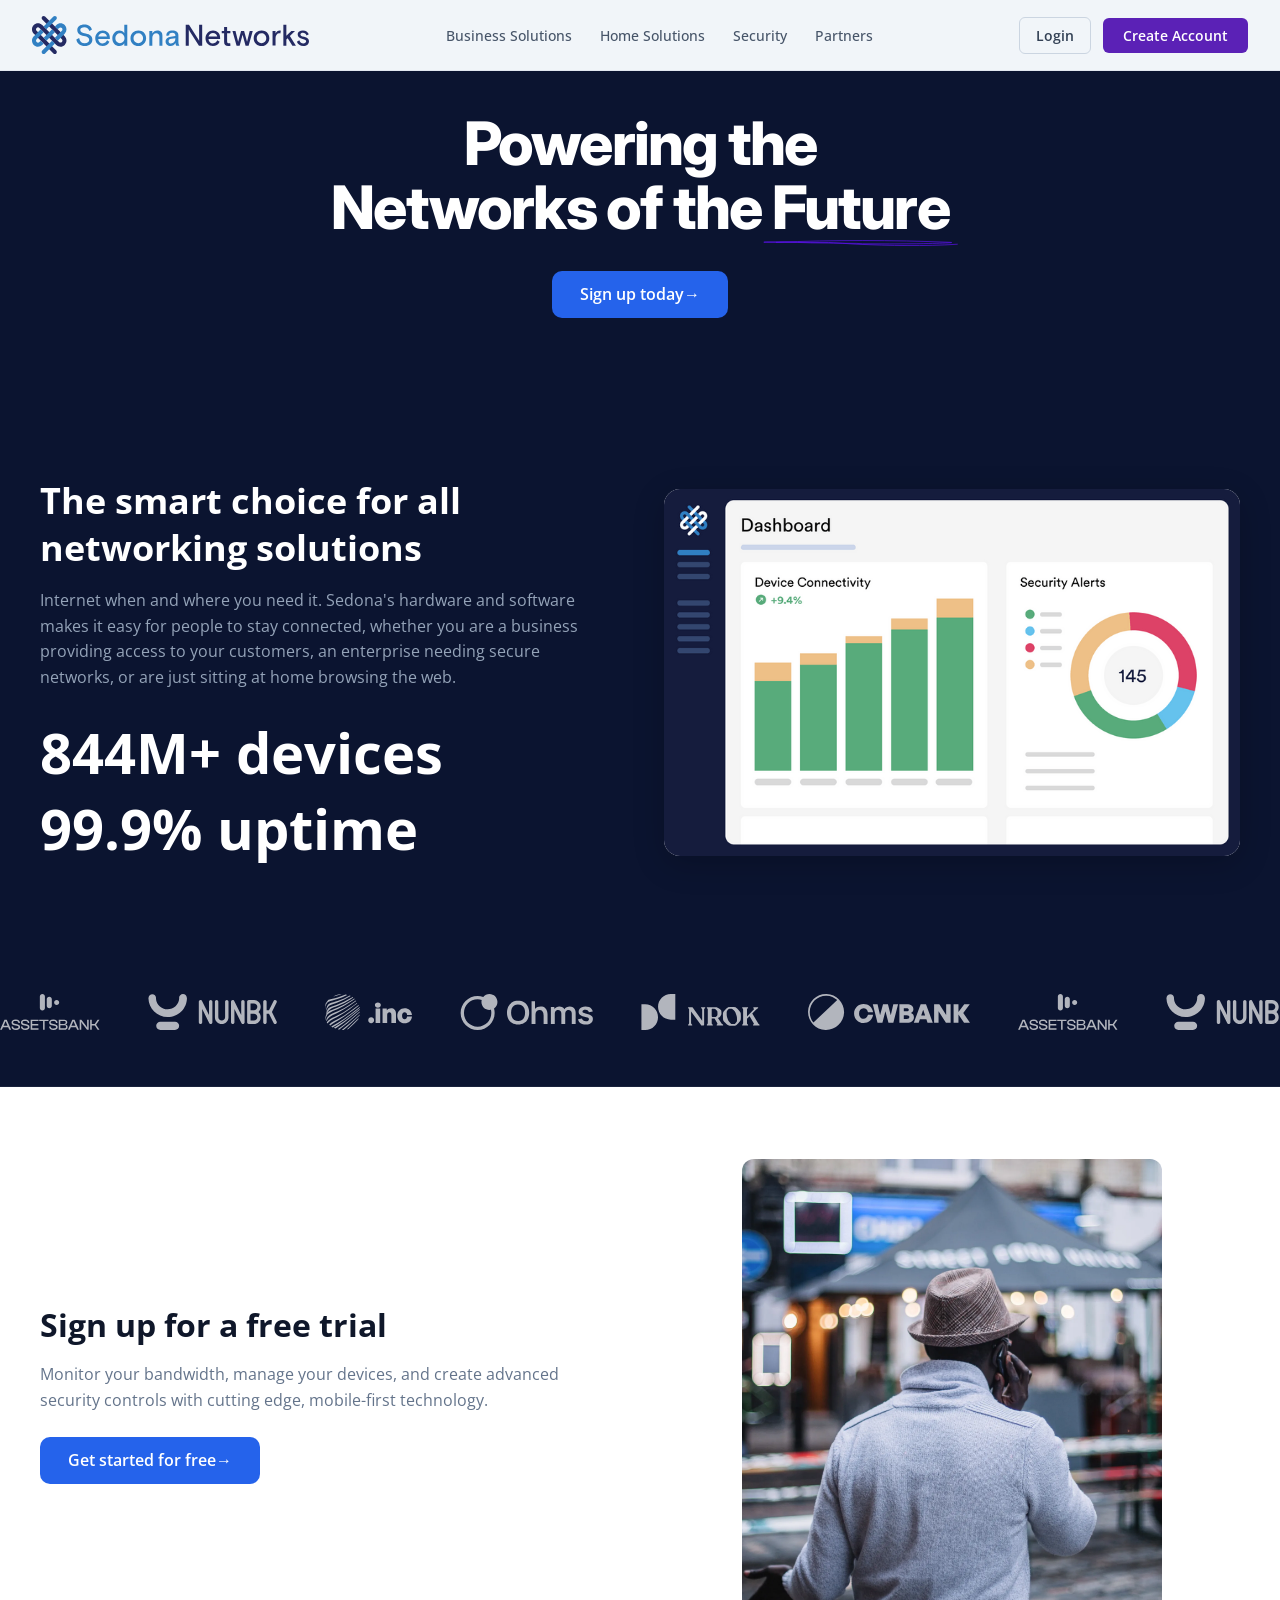
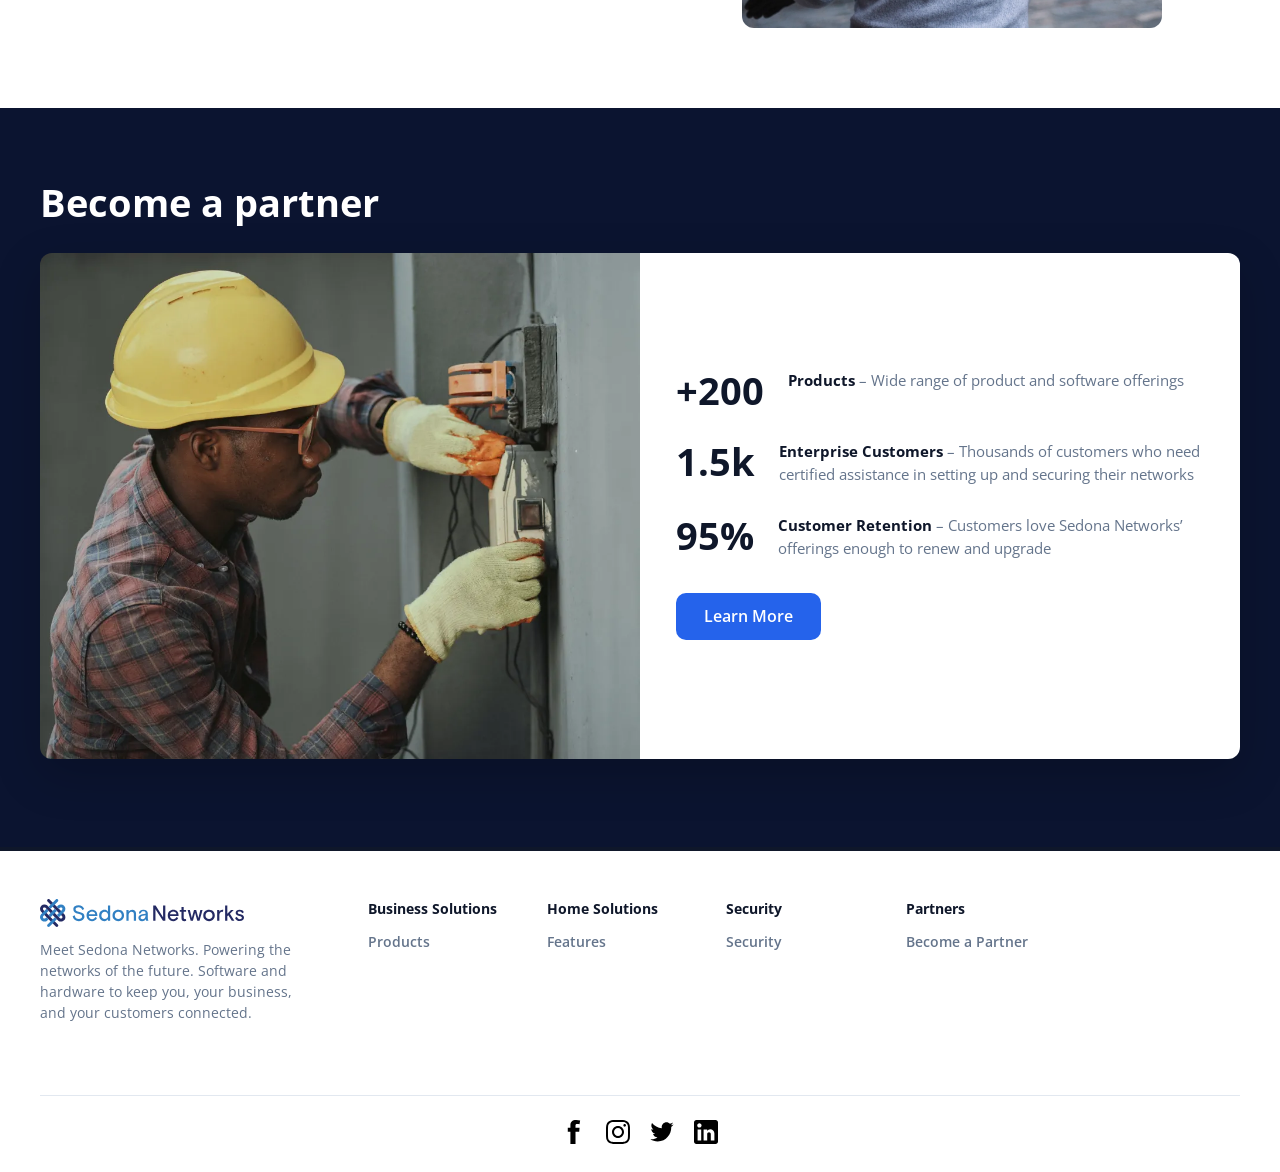
<file: index.html>
<!DOCTYPE html>
<html lang="en">
<head>
    <meta charset="utf-8">
    <title>Sedona Networks</title>
    <meta name="viewport" content="width=device-width, initial-scale=1">
    <meta name="theme-color" content="#0b1430">
    <link rel="icon" href="./favicon-32x32.png">
    <link rel="stylesheet" href="css/styles.css">
</head>
<body class="page-home">

    <header class="site-header">
        <a href="index.html" class="header-logo">
            <img src="assets/LogoFlat.svg" alt="">
        </a>
        <button type="button" class="nav-menu-toggle" id="site-nav-toggle" aria-expanded="false" aria-controls="site-header-panel">
            <span class="nav-menu-toggle-box" aria-hidden="true">
                <span class="nav-menu-toggle-bar"></span>
                <span class="nav-menu-toggle-bar"></span>
                <span class="nav-menu-toggle-bar"></span>
            </span>
            <span class="visually-hidden">Menu</span>
        </button>
        <div id="site-header-panel" class="site-header-panel">
            <nav class="site-nav" aria-label="Primary">
                <a href="business-solutions.html">Business Solutions</a>
                <a href="home-solutions.html">Home Solutions</a>
                <a href="security.html">Security</a>
                <a href="partners.html">Partners</a>
            </nav>
            <div class="header-actions">
                <a href="login.html" class="btn-login">Login</a>
                <a href="signup.html" class="btn-create">Create Account</a>
            </div>
        </div>
    </header>

    <main class="page-wrapper">
        <!-- Hero -->
        <section class="hero">
                <div class="hero-top animate-on-scroll">
                    <h1 class="hero-title">
                        Powering the Networks <span class="hero-title-tail">of the <span class="glitch-word hero-future-word">Future</span></span>
                    </h1>
                    <div class="hero-cta">
                        <a href="signup.html" class="btn-primary-hero btn-hero-arrow">Sign up today</a>
                    </div>
                </div>
        </section>

        <!-- Section: Learn more + dashboard mockup -->
        <section class="section-choice" id="learn">
            <div class="section-inner">
                <div class="animate-on-scroll">
                    <h2 class="section-headline">The smart choice for all networking solutions</h2>
                    <p class="section-body">Internet when and where you need it. Sedona's hardware and software makes it easy for people to stay connected, whether you are a business providing access to your customers, an enterprise needing secure networks, or are just sitting at home browsing the web.</p>
                    <p class="section-stat">844M+ devices</p>
                    <p class="section-stat">99.9% uptime</p>
                </div>
                <div class="section-choice-visual animate-on-scroll">
                    <img
                        class="section-choice-img"
                        src="assets/UI2x_1-p-1080.png"
                        srcset="assets/UI2x_1-p-800.png 800w, assets/UI2x_1-p-1080.png 1080w, assets/UI2x_1-p-1600.png 1600w, assets/UI2x_1.png 2000w"
                        sizes="(max-width: 768px) 100vw, 50vw"
                        width="1080"
                        height="720"
                        alt="Network operations dashboard with metrics and charts"
                        loading="lazy"
                        decoding="async">
                </div>
            </div>
        </section>

        <!-- Partner logos carousel (dark band only) -->
        <section class="section-carousel-strip" aria-label="Partner logos">
            <div class="logo-carousel-wrap">
                <div class="logo-carousel" aria-hidden="true">
                    <div class="logo-carousel-set">
                        <img src="assets/Combined-Shape-Copy-20.svg" alt="" width="181" height="65" loading="eager" decoding="async">
                        <img src="assets/Combined-Shape-Copy-21.svg" alt="" width="172" height="48" loading="eager" decoding="async">
                        <img src="assets/Combined-Shape-Copy-22.svg" alt="" width="174" height="72" loading="eager" decoding="async">
                        <img src="assets/Combined-Shape-Copy-23.svg" alt="" width="195" height="53" loading="eager" decoding="async">
                        <img src="assets/Combined-Shape-Copy-24.svg" alt="" width="186" height="56" loading="eager" decoding="async">
                        <img src="assets/Combined-Shape-Copy-25.svg" alt="" width="211" height="47" loading="eager" decoding="async">
                    </div>
                    <div class="logo-carousel-set">
                        <img src="assets/Combined-Shape-Copy-20.svg" alt="" width="181" height="65" loading="eager" decoding="async">
                        <img src="assets/Combined-Shape-Copy-21.svg" alt="" width="172" height="48" loading="eager" decoding="async">
                        <img src="assets/Combined-Shape-Copy-22.svg" alt="" width="174" height="72" loading="eager" decoding="async">
                        <img src="assets/Combined-Shape-Copy-23.svg" alt="" width="195" height="53" loading="eager" decoding="async">
                        <img src="assets/Combined-Shape-Copy-24.svg" alt="" width="186" height="56" loading="eager" decoding="async">
                        <img src="assets/Combined-Shape-Copy-25.svg" alt="" width="211" height="47" loading="eager" decoding="async">
                    </div>
                    <div class="logo-carousel-set">
                        <img src="assets/Combined-Shape-Copy-20.svg" alt="" width="181" height="65" loading="eager" decoding="async">
                        <img src="assets/Combined-Shape-Copy-21.svg" alt="" width="172" height="48" loading="eager" decoding="async">
                        <img src="assets/Combined-Shape-Copy-22.svg" alt="" width="174" height="72" loading="eager" decoding="async">
                        <img src="assets/Combined-Shape-Copy-23.svg" alt="" width="195" height="53" loading="eager" decoding="async">
                        <img src="assets/Combined-Shape-Copy-24.svg" alt="" width="186" height="56" loading="eager" decoding="async">
                        <img src="assets/Combined-Shape-Copy-25.svg" alt="" width="211" height="47" loading="eager" decoding="async">
                    </div>
                    <div class="logo-carousel-set">
                        <img src="assets/Combined-Shape-Copy-20.svg" alt="" width="181" height="65" loading="eager" decoding="async">
                        <img src="assets/Combined-Shape-Copy-21.svg" alt="" width="172" height="48" loading="eager" decoding="async">
                        <img src="assets/Combined-Shape-Copy-22.svg" alt="" width="174" height="72" loading="eager" decoding="async">
                        <img src="assets/Combined-Shape-Copy-23.svg" alt="" width="195" height="53" loading="eager" decoding="async">
                        <img src="assets/Combined-Shape-Copy-24.svg" alt="" width="186" height="56" loading="eager" decoding="async">
                        <img src="assets/Combined-Shape-Copy-25.svg" alt="" width="211" height="47" loading="eager" decoding="async">
                    </div>
                </div>
            </div>
        </section>

        <!-- CTA: free trial (white section, below carousel) -->
        <section class="section-cta-light">
            <div class="cta-two-col cta-two-col--constrained">
                <div class="animate-on-scroll">
                    <h2 class="cta-headline">Sign up for a free trial</h2>
                    <p class="cta-body">Monitor your bandwidth, manage your devices, and create advanced security controls with cutting edge, mobile-first technology.</p>
                    <a href="signup.html" class="btn-primary-hero btn-hero-arrow">Get started for free</a>
                </div>
                <div class="animate-on-scroll cta-media-col">
                    <div class="cta-media">
                        <img
                            class="cta-media-img"
                            src="assets/Man_phone_1Man_phone.webp"
                            alt="Person using mobile service in an urban setting"
                            width="800"
                            height="1000"
                            loading="lazy"
                            decoding="async">
                    </div>
                </div>
            </div>
        </section>

        <!-- Become a partner: navy band, image + metrics (links to partners) -->
        <section class="section-partner-cta" aria-labelledby="partner-cta-heading">
            <div class="section-partner-cta-inner">
                <h2 id="partner-cta-heading" class="section-partner-heading animate-on-scroll">Become a partner</h2>
                <div class="section-partner-grid">
                    <div class="section-partner-media animate-on-scroll">
                        <img
                            src="assets/partner22x_1partner2@2x.webp"
                            alt="Field technician in a hard hat working on network wiring"
                            width="800"
                            height="600"
                            loading="lazy"
                            decoding="async">
                    </div>
                    <div class="section-partner-stats animate-on-scroll">
                        <div class="partner-stat-row">
                            <span class="partner-stat-value">+200</span>
                            <p class="partner-stat-text"><strong>Products</strong> – Wide range of product and software offerings</p>
                        </div>
                        <div class="partner-stat-row">
                            <span class="partner-stat-value">1.5k</span>
                            <p class="partner-stat-text"><strong>Enterprise Customers</strong> – Thousands of customers who need certified assistance in setting up and securing their networks</p>
                        </div>
                        <div class="partner-stat-row">
                            <span class="partner-stat-value">95%</span>
                            <p class="partner-stat-text"><strong>Customer Retention</strong> – Customers love Sedona Networks’ offerings enough to renew and upgrade</p>
                        </div>
                        <a href="partners.html" class="btn-partner-learn-more">Learn More</a>
                    </div>
                </div>
            </div>
        </section>

        <!-- Footer -->
        <footer class="site-footer">
            <div class="footer-bar"></div>
            <div class="footer-inner">
                <div class="footer-brand">
                    <a href="index.html" class="footer-logo">
                        <img src="assets/LogoFlat.svg" alt="">
                    </a>
                    <p class="footer-desc">Meet Sedona Networks. Powering the networks of the future. Software and hardware to keep you, your business, and your customers connected.</p>
                </div>
                <div class="footer-nav">
                    <div class="footer-col">
                        <h4>Business Solutions</h4>
                        <ul>
                            <li><a href="business-solutions.html">Products</a></li>
                        </ul>
                    </div>
                    <div class="footer-col">
                        <h4>Home Solutions</h4>
                        <ul>
                            <li><a href="home-solutions.html">Features</a></li>
                        </ul>
                    </div>
                    <div class="footer-col">
                        <h4>Security</h4>
                        <ul>
                            <li><a href="security.html">Security</a></li>
                        </ul>
                    </div>
                    <div class="footer-col">
                        <h4>Partners</h4>
                        <ul>
                            <li><a href="partners.html">Become a Partner</a></li>
                        </ul>
                    </div>
                </div>
                <div class="footer-social">
                    <div class="social-links">
                        <a href="#facebook" aria-label="Facebook"><img src="assets/ic-facebook-white.svg" alt=""></a>
                        <a href="#instagram" aria-label="Instagram"><img src="assets/ic-instagram-white.svg" alt=""></a>
                        <a href="#twitter" aria-label="Twitter"><img src="assets/ic-twitter-white.svg" alt=""></a>
                        <a href="#linkedin" aria-label="LinkedIn"><img src="assets/ic-linkedin-white.svg" alt=""></a>
                    </div>
                </div>
            </div>
        </footer>
    </main>

    <script src="js/site-nav.js"></script>
    <script src="js/site-ui.js"></script>
</body>
</html>
</file>
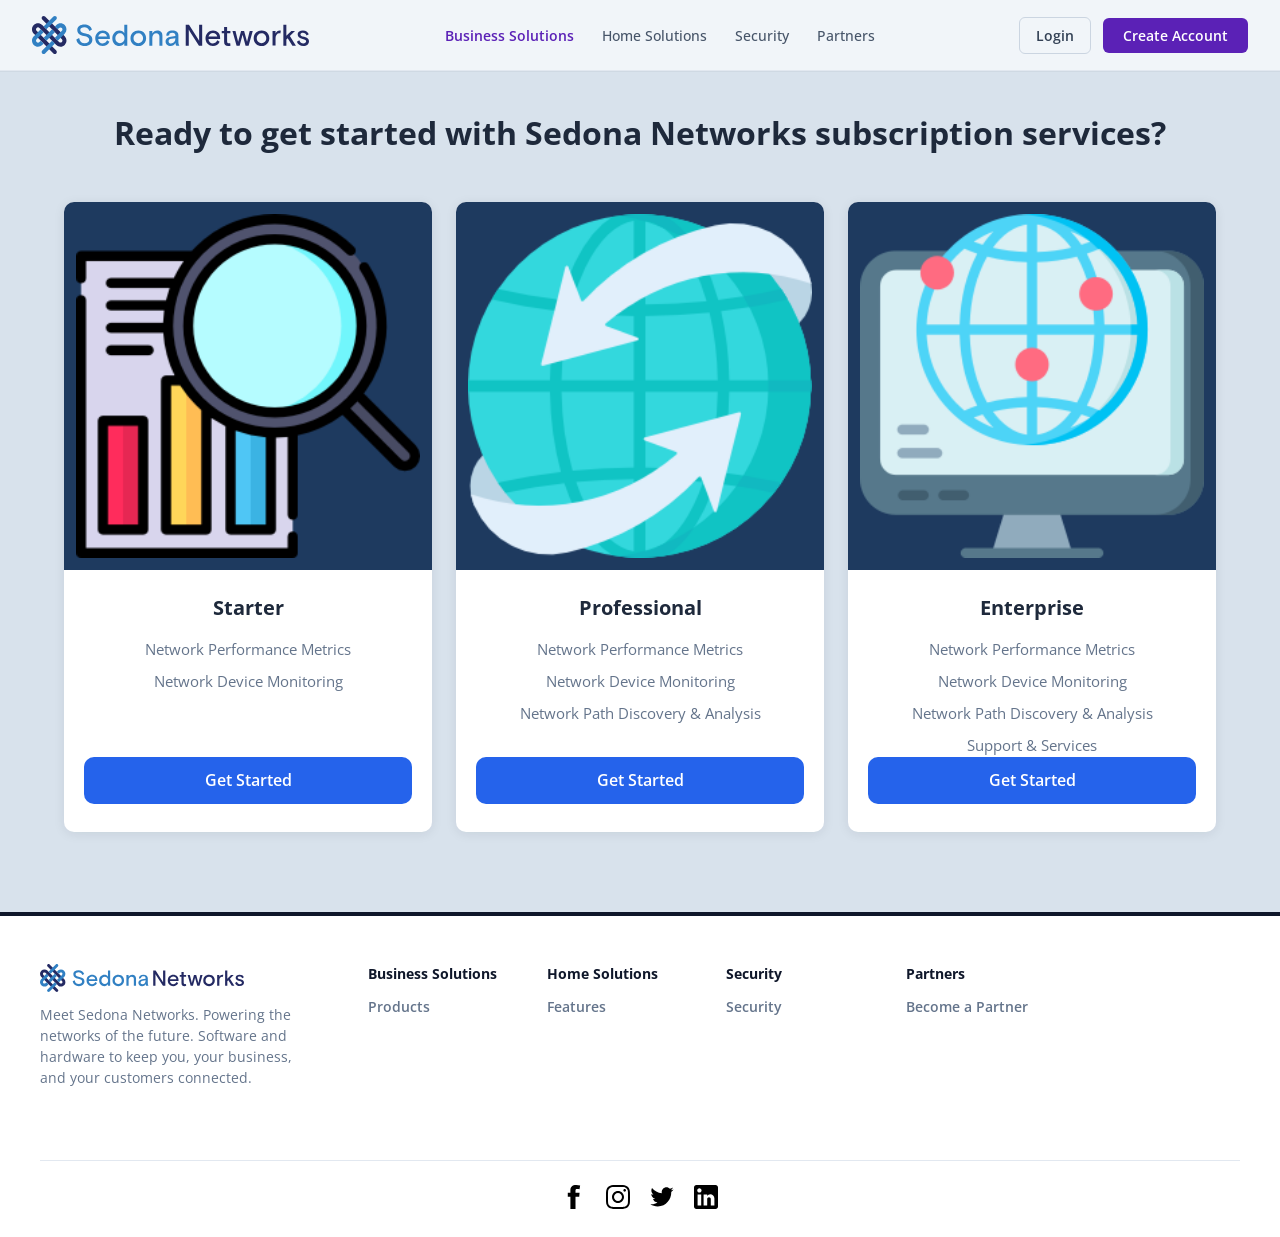
<file: business-solutions.html>
<!DOCTYPE html>
<html lang="en">
<head>
    <meta charset="utf-8">
    <title>Business Solutions - Sedona Networks</title>
    <meta name="viewport" content="width=device-width, initial-scale=1">
    <link rel="icon" href="./favicon-32x32.png">
    <link rel="stylesheet" href="css/styles.css">
</head>
<body class="page-business-solutions">

    <!-- Site header (Business Solutions active) -->
    <header class="site-header">
        <a href="index.html" class="header-logo">
            <img src="assets/LogoFlat.svg" alt="">
        </a>
        <button type="button" class="nav-menu-toggle" id="site-nav-toggle" aria-expanded="false" aria-controls="site-header-panel">
            <span class="nav-menu-toggle-box" aria-hidden="true">
                <span class="nav-menu-toggle-bar"></span>
                <span class="nav-menu-toggle-bar"></span>
                <span class="nav-menu-toggle-bar"></span>
            </span>
            <span class="visually-hidden">Menu</span>
        </button>
        <div id="site-header-panel" class="site-header-panel">
            <nav class="site-nav" aria-label="Primary">
                <a href="business-solutions.html" class="nav-active">Business Solutions</a>
                <a href="home-solutions.html">Home Solutions</a>
                <a href="security.html">Security</a>
                <a href="partners.html">Partners</a>
            </nav>
            <div class="header-actions">
                <a href="login.html" class="btn-login">Login</a>
                <a href="signup.html" class="btn-create">Create Account</a>
            </div>
        </div>
    </header>

    <main class="business-solutions-main">
        <div class="business-solutions-inner">
            <h1 class="tier-headline">Ready to get started with Sedona Networks subscription services?</h1>

            <!-- Tier cards (hidden when subscription form is open) -->
            <div id="business-tier-cards-section" class="business-tier-cards-section">
                <div class="tier-cards">
                    <article class="tier-card">
                        <div class="tier-card-illustration">
                            <img src="assets/starter_sedona.png" width="400" height="400" alt="Starter plan illustration" loading="lazy" decoding="async">
                        </div>
                        <div class="tier-card-body">
                            <h2 class="tier-card-title">Starter</h2>
                            <ul class="tier-features">
                                <li>Network Performance Metrics</li>
                                <li>Network Device Monitoring</li>
                            </ul>
                            <button type="button" class="btn-tier-get-started" data-open-business-form data-tier="starter">Get Started</button>
                        </div>
                    </article>
                    <article class="tier-card">
                        <div class="tier-card-illustration">
                            <img src="assets/professional_sedona.png" width="400" height="400" alt="Professional plan illustration" loading="lazy" decoding="async">
                        </div>
                        <div class="tier-card-body">
                            <h2 class="tier-card-title">Professional</h2>
                            <ul class="tier-features">
                                <li>Network Performance Metrics</li>
                                <li>Network Device Monitoring</li>
                                <li>Network Path Discovery &amp; Analysis</li>
                            </ul>
                            <button type="button" class="btn-tier-get-started" data-open-business-form data-tier="professional">Get Started</button>
                        </div>
                    </article>
                    <article class="tier-card">
                        <div class="tier-card-illustration">
                            <img src="assets/enterprise_sedona.png" width="400" height="400" alt="Enterprise plan illustration" loading="lazy" decoding="async">
                        </div>
                        <div class="tier-card-body">
                            <h2 class="tier-card-title">Enterprise</h2>
                            <ul class="tier-features">
                                <li>Network Performance Metrics</li>
                                <li>Network Device Monitoring</li>
                                <li>Network Path Discovery &amp; Analysis</li>
                                <li>Support &amp; Services</li>
                            </ul>
                            <button type="button" class="btn-tier-get-started" data-open-business-form data-tier="enterprise">Get Started</button>
                        </div>
                    </article>
                </div>
            </div>

            <!-- Subscription + contact form (shown after Get Started; no full page reload) -->
            <div id="business-subscribe-panel" class="business-subscribe-panel" hidden>
                <div class="business-subscribe-layout">
                    <div class="business-subscribe-visual">
                        <img
                            src="assets/surface-XdWkFaHI97c-unsplash.jpg"
                            srcset="assets/surface-XdWkFaHI97c-unsplash-p-500.jpeg 500w, assets/surface-XdWkFaHI97c-unsplash-p-1080.jpeg 1080w, assets/surface-XdWkFaHI97c-unsplash.jpg 1920w"
                            sizes="(max-width: 900px) 100vw, 50vw"
                            width="1920"
                            height="1280"
                            alt=""
                            loading="lazy"
                            decoding="async">
                    </div>
                    <div class="business-subscribe-form-wrap">
                        <button type="button" class="business-form-back" id="business-form-back">← Back to plans</button>
                        <form id="business-subscribe-form" class="business-subscribe-form" novalidate>
                            <h2 class="business-form-section-title">Contact Information</h2>
                            <div class="form-item">
                                <label for="bs-fullname">Full name</label>
                                <div class="input-group">
                                    <input id="bs-fullname" name="fullname" type="text" autocomplete="name" placeholder="e.g. John Smith">
                                </div>
                            </div>
                            <div class="form-item">
                                <label for="bs-email">Email Address</label>
                                <div class="input-group">
                                    <input id="bs-email" name="email" type="email" autocomplete="email" placeholder="e.g. john@email.com">
                                </div>
                            </div>
                            <div class="form-item">
                                <label for="bs-company">Company name</label>
                                <div class="input-group">
                                    <input id="bs-company" name="company" type="text" autocomplete="organization" placeholder="e.g. Sedona Networks">
                                </div>
                            </div>

                            <h2 class="business-form-section-title business-form-section-title--spaced">Subscription Service Details</h2>
                            <div class="form-item">
                                <label for="biz-subscription-type">Subscription Type</label>
                                <div class="input-group input-group--select">
                                    <select id="biz-subscription-type" name="subscription_type" aria-label="Subscription type">
                                        <option value="starter">Starter</option>
                                        <option value="professional">Professional</option>
                                        <option value="enterprise">Enterprise</option>
                                    </select>
                                </div>
                            </div>
                            <div class="form-item">
                                <label for="bs-users">Number of Users</label>
                                <div class="input-group">
                                    <input id="bs-users" name="num_users" type="text" inputmode="numeric" placeholder="e.g. 10">
                                </div>
                            </div>
                            <fieldset class="form-item business-form-fieldset">
                                <legend class="business-form-legend">Select Add Ons</legend>
                                <ul class="business-checkbox-list">
                                    <li>
                                        <label class="business-checkbox-label">
                                            <input type="checkbox" name="addon_integrations" value="1">
                                            <span>Integrations</span>
                                        </label>
                                    </li>
                                    <li>
                                        <label class="business-checkbox-label">
                                            <input type="checkbox" name="addon_success" value="1">
                                            <span>Advance Success Plan</span>
                                        </label>
                                    </li>
                                    <li>
                                        <label class="business-checkbox-label">
                                            <input type="checkbox" name="addon_storage" value="1">
                                            <span>Additional Storage</span>
                                        </label>
                                    </li>
                                </ul>
                            </fieldset>
                            <div class="form-item">
                                <label for="bs-term">Select Term Length</label>
                                <div class="input-group input-group--select">
                                    <select id="bs-term" name="term_length" aria-label="Term length">
                                        <option value="">Select one…</option>
                                        <option value="monthly">Monthly</option>
                                        <option value="annual">Annual</option>
                                        <option value="multi">Multi-year</option>
                                    </select>
                                </div>
                            </div>
                            <button type="submit" class="btn-business-form-submit">Next</button>
                        </form>
                    </div>
                </div>
            </div>
        </div>
    </main>

    <!-- Footer -->
    <footer class="site-footer">
        <div class="footer-bar"></div>
        <div class="footer-inner">
            <div class="footer-brand">
                <a href="index.html" class="footer-logo">
                    <img src="assets/LogoFlat.svg" alt="">
                </a>
                <p class="footer-desc">Meet Sedona Networks. Powering the networks of the future. Software and hardware to keep you, your business, and your customers connected.</p>
            </div>
            <div class="footer-nav">
                <div class="footer-col">
                    <h4>Business Solutions</h4>
                    <ul>
                        <li><a href="business-solutions.html">Products</a></li>
                    </ul>
                </div>
                <div class="footer-col">
                    <h4>Home Solutions</h4>
                    <ul>
                        <li><a href="home-solutions.html">Features</a></li>
                    </ul>
                </div>
                <div class="footer-col">
                    <h4>Security</h4>
                    <ul>
                        <li><a href="security.html">Security</a></li>
                    </ul>
                </div>
                <div class="footer-col">
                    <h4>Partners</h4>
                    <ul>
                        <li><a href="partners.html">Become a Partner</a></li>
                    </ul>
                </div>
            </div>
            <div class="footer-social">
                <div class="social-links">
                    <a href="#facebook" aria-label="Facebook"><img src="assets/ic-facebook-white.svg" alt=""></a>
                    <a href="#instagram" aria-label="Instagram"><img src="assets/ic-instagram-white.svg" alt=""></a>
                    <a href="#twitter" aria-label="Twitter"><img src="assets/ic-twitter-white.svg" alt=""></a>
                    <a href="#linkedin" aria-label="LinkedIn"><img src="assets/ic-linkedin-white.svg" alt=""></a>
                </div>
            </div>
        </div>
    </footer>

    <script src="js/site-nav.js"></script>
    <script src="js/site-ui.js"></script>
    <script src="js/business-solutions.js"></script>
</body>
</html>
</file>
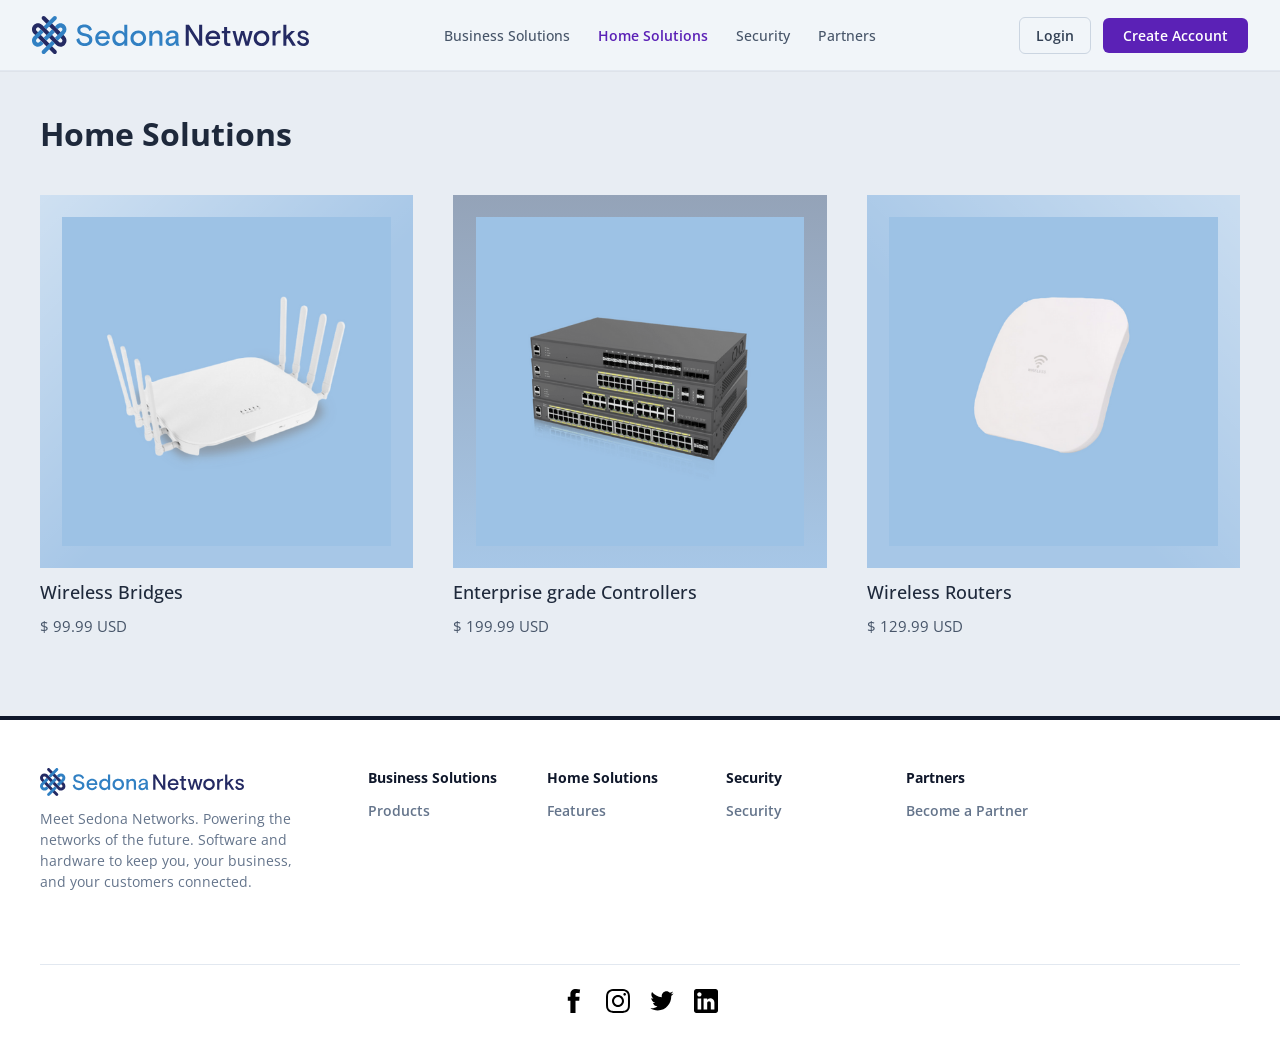
<file: home-solutions.html>
<!DOCTYPE html>
<html lang="en">
<head>
    <meta charset="utf-8">
    <title>Home Solutions - Sedona Networks</title>
    <meta name="viewport" content="width=device-width, initial-scale=1">
    <link rel="icon" href="./favicon-32x32.png">
    <link rel="stylesheet" href="css/styles.css">
</head>
<body class="page-home-solutions">

    <!-- Site header (Home Solutions active) -->
    <header class="site-header">
        <a href="index.html" class="header-logo">
            <img src="assets/LogoFlat.svg" alt="">
        </a>
        <button type="button" class="nav-menu-toggle" id="site-nav-toggle" aria-expanded="false" aria-controls="site-header-panel">
            <span class="nav-menu-toggle-box" aria-hidden="true">
                <span class="nav-menu-toggle-bar"></span>
                <span class="nav-menu-toggle-bar"></span>
                <span class="nav-menu-toggle-bar"></span>
            </span>
            <span class="visually-hidden">Menu</span>
        </button>
        <div id="site-header-panel" class="site-header-panel">
            <nav class="site-nav" aria-label="Primary">
                <a href="business-solutions.html">Business Solutions</a>
                <a href="home-solutions.html" class="nav-active">Home Solutions</a>
                <a href="security.html">Security</a>
                <a href="partners.html">Partners</a>
            </nav>
            <div class="header-actions">
                <a href="login.html" class="btn-login">Login</a>
                <a href="signup.html" class="btn-create">Create Account</a>
            </div>
        </div>
    </header>

    <main class="home-solutions-main">
        <div class="home-solutions-inner">
            <h1 class="home-solutions-heading">Home Solutions</h1>
            <!-- Product grid: bridges, controllers, routers -->
            <div class="product-grid">
                <article class="product-card">
                    <div class="product-card-image product-card-image-bridge">
                        <img src="assets/prod1.png" srcset="assets/prod1-p-500.png 500w, assets/prod1.png 800w" sizes="(max-width: 768px) 100vw, 400px" width="500" height="500" alt="Wireless bridge device" loading="lazy" decoding="async">
                    </div>
                    <h2 class="product-card-title">Wireless Bridges</h2>
                    <p class="product-card-price">$ 99.99 USD</p>
                </article>
                <article class="product-card">
                    <div class="product-card-image product-card-image-controller">
                        <img src="assets/prod2.png" srcset="assets/prod2-p-500.png 500w, assets/prod2.png 800w, assets/prod2.png 1200w" sizes="(max-width: 768px) 100vw, 400px" width="800" height="800" alt="Enterprise rack-mounted network controllers" loading="lazy" decoding="async">
                    </div>
                    <h2 class="product-card-title">Enterprise grade Controllers</h2>
                    <p class="product-card-price">$ 199.99 USD</p>
                </article>
                <article class="product-card">
                    <div class="product-card-image product-card-image-router">
                        <img src="assets/prod3.png" srcset="assets/prod3-p-500.png 500w, assets/prod3.png 800w" sizes="(max-width: 768px) 100vw, 400px" width="500" height="500" alt="Wireless router with external antennas" loading="lazy" decoding="async">
                    </div>
                    <h2 class="product-card-title">Wireless Routers</h2>
                    <p class="product-card-price">$ 129.99 USD</p>
                </article>
            </div>
        </div>
    </main>

    <!-- Footer -->
    <footer class="site-footer">
        <div class="footer-bar"></div>
        <div class="footer-inner">
            <div class="footer-brand">
                <a href="index.html" class="footer-logo">
                    <img src="assets/LogoFlat.svg" alt="">
                </a>
                <p class="footer-desc">Meet Sedona Networks. Powering the networks of the future. Software and hardware to keep you, your business, and your customers connected.</p>
            </div>
            <div class="footer-nav">
                <div class="footer-col">
                    <h4>Business Solutions</h4>
                    <ul>
                        <li><a href="business-solutions.html">Products</a></li>
                    </ul>
                </div>
                <div class="footer-col">
                    <h4>Home Solutions</h4>
                    <ul>
                        <li><a href="home-solutions.html">Features</a></li>
                    </ul>
                </div>
                <div class="footer-col">
                    <h4>Security</h4>
                    <ul>
                        <li><a href="security.html">Security</a></li>
                    </ul>
                </div>
                <div class="footer-col">
                    <h4>Partners</h4>
                    <ul>
                        <li><a href="partners.html">Become a Partner</a></li>
                    </ul>
                </div>
            </div>
            <div class="footer-social">
                <div class="social-links">
                    <a href="#facebook" aria-label="Facebook"><img src="assets/ic-facebook-white.svg" alt=""></a>
                    <a href="#instagram" aria-label="Instagram"><img src="assets/ic-instagram-white.svg" alt=""></a>
                    <a href="#twitter" aria-label="Twitter"><img src="assets/ic-twitter-white.svg" alt=""></a>
                    <a href="#linkedin" aria-label="LinkedIn"><img src="assets/ic-linkedin-white.svg" alt=""></a>
                </div>
            </div>
        </div>
    </footer>

    <script src="js/site-nav.js"></script>
    <script src="js/site-ui.js"></script>
</body>
</html>
</file>
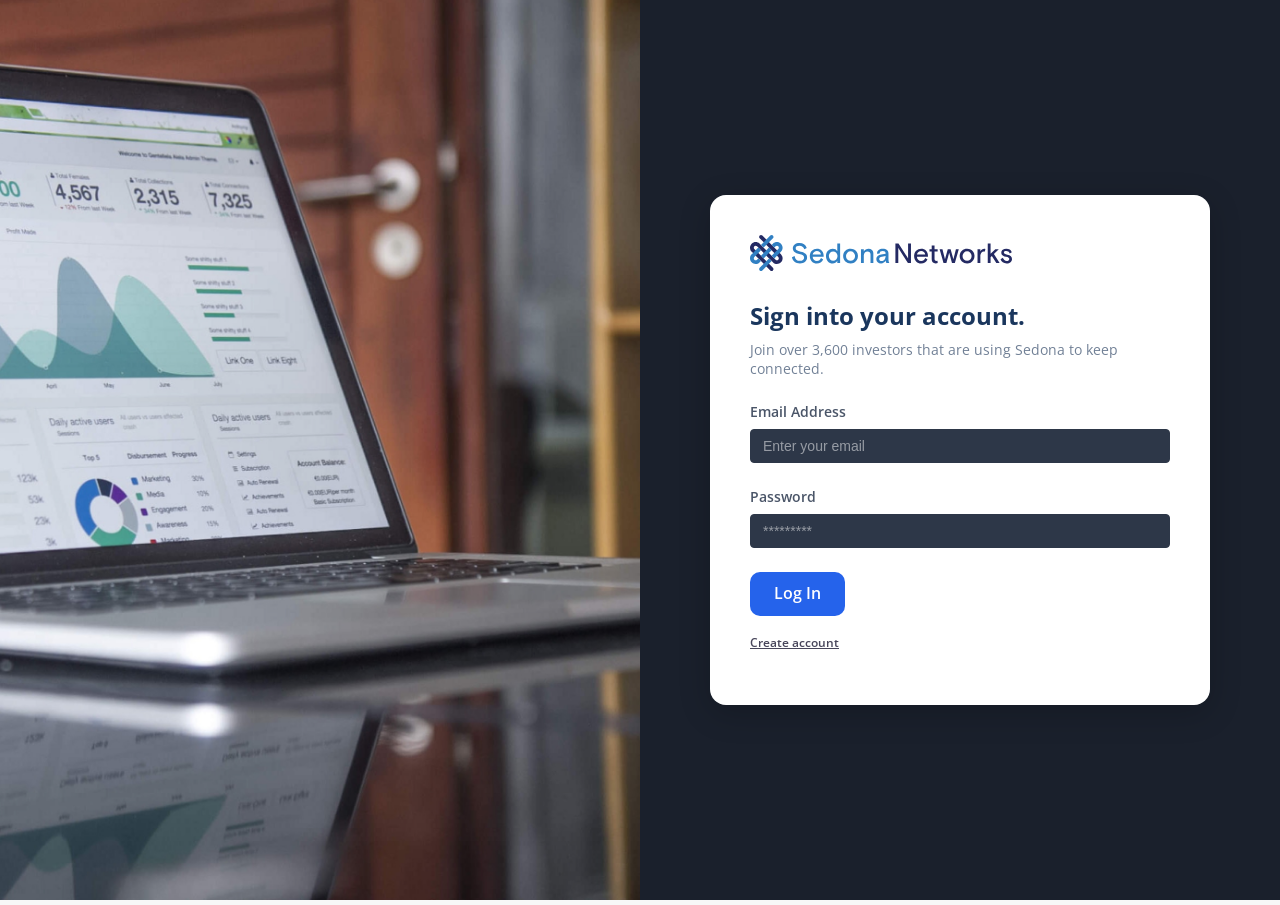
<file: login.html>
<!DOCTYPE html>
<html lang="en">
<head>
    <meta charset="utf-8">
    <title>Sign In - Sedona Networks</title>
    <meta name="viewport" content="width=device-width, initial-scale=1">
    <link rel="icon" href="./favicon-32x32.png">
    <link rel="stylesheet" href="css/styles.css">
</head>
<body class="page-login">

    <!-- Image column -->
    <div class="login-image-col">
        <img
            class="login-hero-img"
            src="assets/SignIn2x.jpg"
            alt="Laptop on a desk showing network analytics dashboard"
            width="1600"
            height="1200"
            loading="eager"
            decoding="async">
    </div>

    <!-- Login form -->
    <div class="login-form-col">
        <div class="login-card">
            <div class="card-logo">
                <a href="index.html" class="login-header-logo">
                    <img src="assets/LogoFlat.svg" alt="">
                </a>
            </div>
            <h1 class="card-title">Sign into your account.</h1>
            <p class="card-sub">Join over 3,600 investors that are using Sedona to keep connected.</p>
            <form class="login-form">
                <div class="form-item">
                    <label for="login-email">Email Address</label>
                    <div class="input-group">
                        <input id="login-email" type="email" placeholder="Enter your email" required>
                    </div>
                </div>
                <div class="form-item">
                    <label for="login-password">Password</label>
                    <div class="input-group">
                        <input id="login-password" type="password" placeholder="*********" required>
                    </div>
                </div>
                <button type="submit" class="btn-primary">Log In</button>
            </form>
            <p class="form-footer-links login-card-footer-links">
                <a href="signup.html">Create account</a>
            </p>
        </div>
    </div>

    <script src="js/site-ui.js"></script>
</body>
</html>
</file>
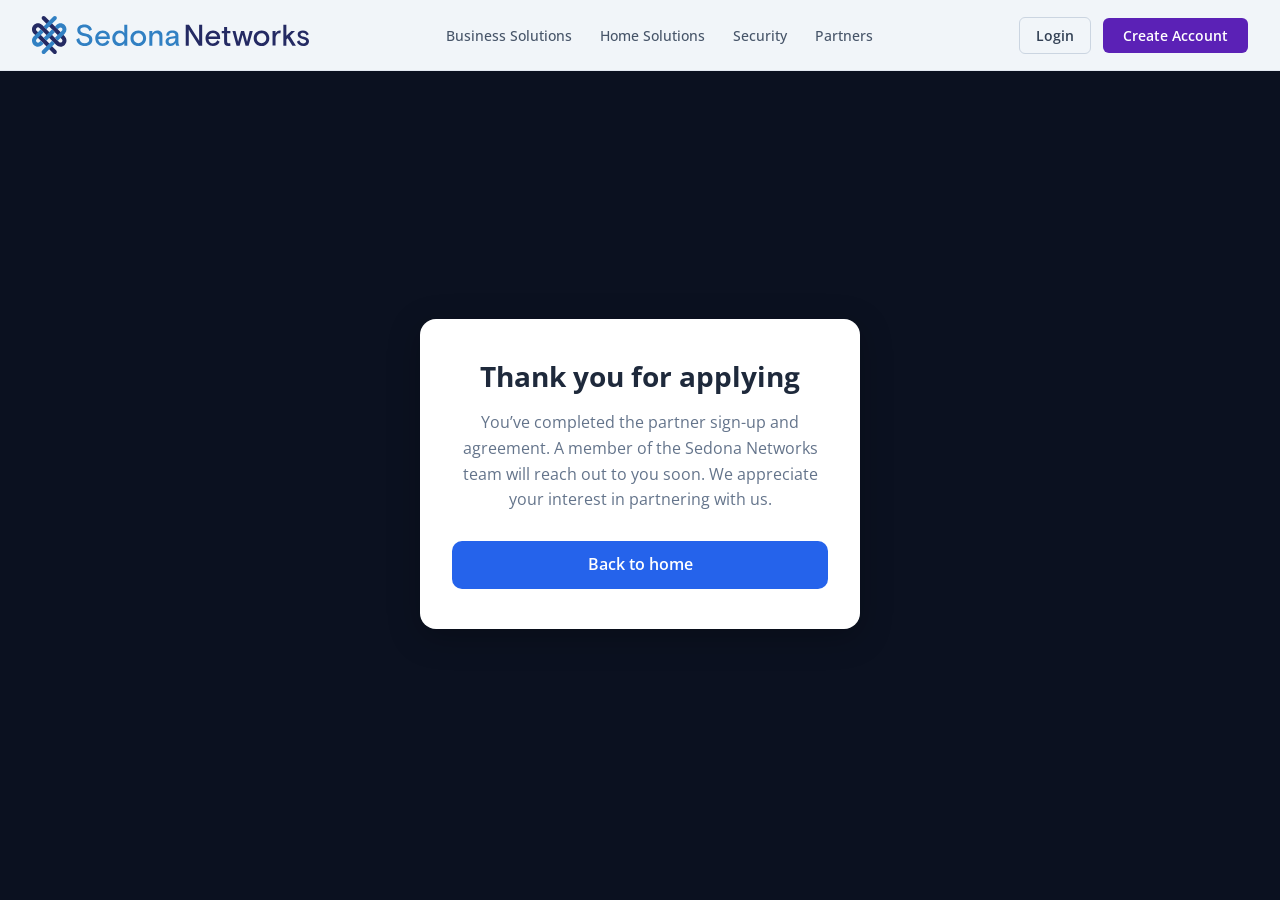
<file: partner-success.html>
<!DOCTYPE html>
<html lang="en">
<head>
    <meta charset="utf-8">
    <title>Partner application received — Sedona Networks</title>
    <meta name="viewport" content="width=device-width, initial-scale=1">
    <meta name="theme-color" content="#0b1120">
    <link rel="icon" href="./favicon-32x32.png">
    <link rel="stylesheet" href="css/styles.css">
    <link rel="stylesheet" href="css/partner-success.css">
</head>
<body class="page-partner-success">

    <header class="site-header">
        <a href="index.html" class="header-logo">
            <img src="assets/LogoFlat.svg" alt="">
        </a>
        <button type="button" class="nav-menu-toggle" id="site-nav-toggle" aria-expanded="false" aria-controls="site-header-panel">
            <span class="nav-menu-toggle-box" aria-hidden="true">
                <span class="nav-menu-toggle-bar"></span>
                <span class="nav-menu-toggle-bar"></span>
                <span class="nav-menu-toggle-bar"></span>
            </span>
            <span class="visually-hidden">Menu</span>
        </button>
        <div id="site-header-panel" class="site-header-panel">
            <nav class="site-nav" aria-label="Primary">
                <a href="business-solutions.html">Business Solutions</a>
                <a href="home-solutions.html">Home Solutions</a>
                <a href="security.html">Security</a>
                <a href="partners.html">Partners</a>
            </nav>
            <div class="header-actions">
                <a href="login.html" class="btn-login">Login</a>
                <a href="signup.html" class="btn-create">Create Account</a>
            </div>
        </div>
    </header>

    <main class="partner-success-main" id="main-content">
        <div class="partner-success-card">
            <h1 class="partner-success-title">Thank you for applying</h1>
            <p class="partner-success-text">You’ve completed the partner sign-up and agreement. A member of the Sedona Networks team will reach out to you soon. We appreciate your interest in partnering with us.</p>
            <a href="index.html" class="partner-success-home-btn">Back to home</a>
        </div>
    </main>

    <script src="js/site-nav.js"></script>
</body>
</html>
</file>
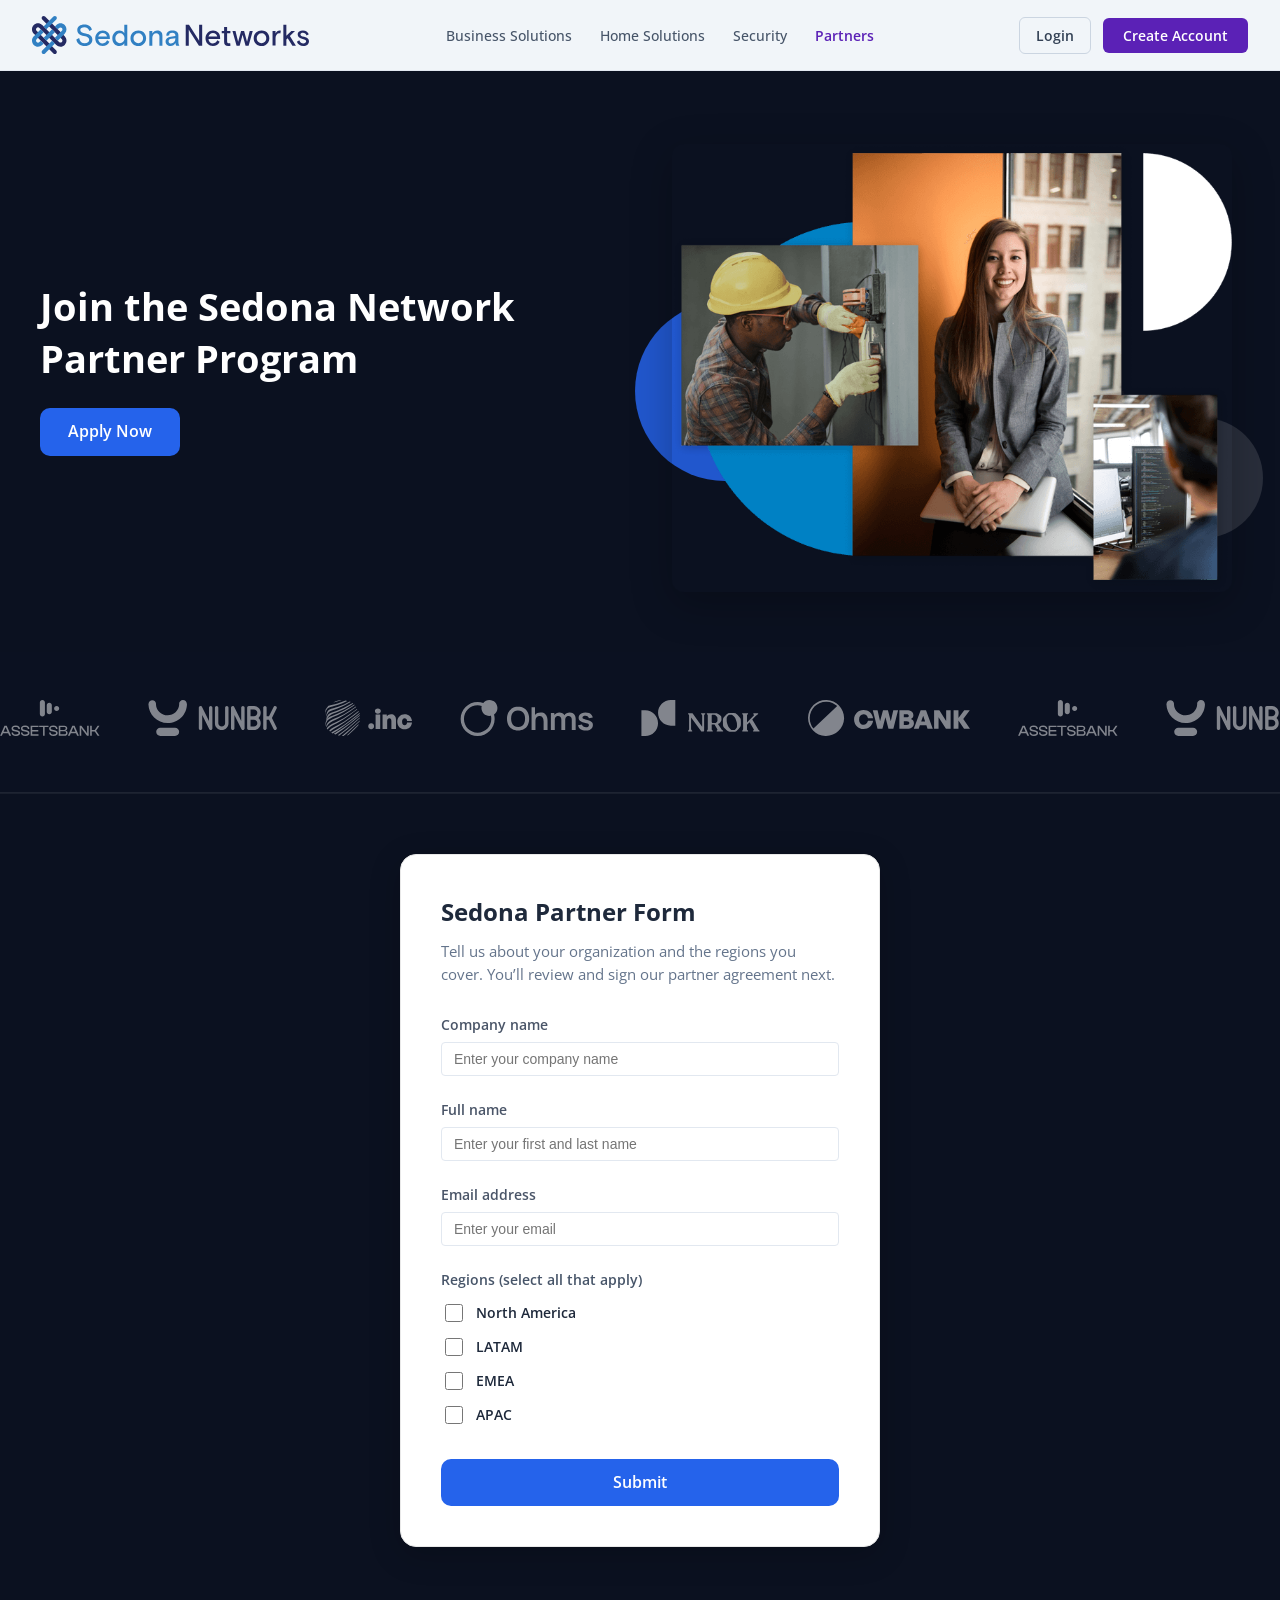
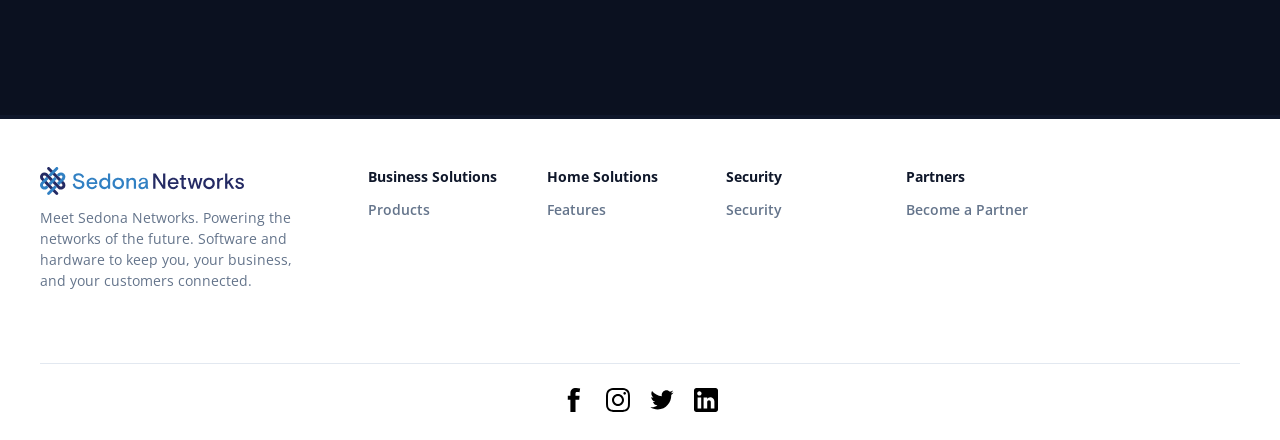
<file: partners.html>
<!DOCTYPE html>
<html lang="en">
<head>
    <meta charset="utf-8">
    <title>Partners - Sedona Networks</title>
    <meta name="viewport" content="width=device-width, initial-scale=1">
    <link rel="icon" href="./favicon-32x32.png">
    <link rel="stylesheet" href="css/styles.css">
</head>
<body class="page-partners">

    <!-- Site header (Partners active) -->
    <header class="site-header">
        <a href="index.html" class="header-logo">
            <img src="assets/LogoFlat.svg" alt="">
        </a>
        <button type="button" class="nav-menu-toggle" id="site-nav-toggle" aria-expanded="false" aria-controls="site-header-panel">
            <span class="nav-menu-toggle-box" aria-hidden="true">
                <span class="nav-menu-toggle-bar"></span>
                <span class="nav-menu-toggle-bar"></span>
                <span class="nav-menu-toggle-bar"></span>
            </span>
            <span class="visually-hidden">Menu</span>
        </button>
        <div id="site-header-panel" class="site-header-panel">
            <nav class="site-nav" aria-label="Primary">
                <a href="business-solutions.html">Business Solutions</a>
                <a href="home-solutions.html">Home Solutions</a>
                <a href="security.html">Security</a>
                <a href="partners.html" class="nav-active">Partners</a>
            </nav>
            <div class="header-actions">
                <a href="login.html" class="btn-login">Login</a>
                <a href="signup.html" class="btn-create">Create Account</a>
            </div>
        </div>
    </header>

    <!-- Hero: headline + Apply Now + staggered visuals -->
    <section class="partners-hero">
        <div>
            <h1 class="partners-hero-title">Join the Sedona Network Partner Program</h1>
            <a href="#partner-form" class="btn-apply">Apply Now</a>
        </div>
        <div class="partners-collage">
            <div class="partners-collage-deco partners-collage-deco--blue" aria-hidden="true"></div>
            <div class="partners-collage-deco partners-collage-deco--white" aria-hidden="true"></div>
            <img
                class="partners-collage-img"
                src="assets/Partners-p-1080.png"
                srcset="assets/Partners-p-500.png 500w, assets/Partners-p-800.png 800w, assets/Partners-p-1080.png 1080w, assets/Partners.png 1600w"
                sizes="(max-width: 768px) 100vw, min(560px, 45vw)"
                width="1080"
                height="900"
                alt="Sedona partner program team and collaboration"
                loading="lazy"
                decoding="async">
        </div>
    </section>

    <!-- Partner logos carousel -->
    <section class="partners-logos">
        <div class="logo-carousel-wrap">
            <div class="logo-carousel" aria-hidden="true">
                <div class="logo-carousel-set">
                    <img src="assets/Combined-Shape-Copy-20.svg" alt="" width="181" height="65" loading="eager" decoding="async">
                    <img src="assets/Combined-Shape-Copy-21.svg" alt="" width="172" height="48" loading="eager" decoding="async">
                    <img src="assets/Combined-Shape-Copy-22.svg" alt="" width="174" height="72" loading="eager" decoding="async">
                    <img src="assets/Combined-Shape-Copy-23.svg" alt="" width="195" height="53" loading="eager" decoding="async">
                    <img src="assets/Combined-Shape-Copy-24.svg" alt="" width="186" height="56" loading="eager" decoding="async">
                    <img src="assets/Combined-Shape-Copy-25.svg" alt="" width="211" height="47" loading="eager" decoding="async">
                </div>
                <div class="logo-carousel-set">
                    <img src="assets/Combined-Shape-Copy-20.svg" alt="" width="181" height="65" loading="eager" decoding="async">
                    <img src="assets/Combined-Shape-Copy-21.svg" alt="" width="172" height="48" loading="eager" decoding="async">
                    <img src="assets/Combined-Shape-Copy-22.svg" alt="" width="174" height="72" loading="eager" decoding="async">
                    <img src="assets/Combined-Shape-Copy-23.svg" alt="" width="195" height="53" loading="eager" decoding="async">
                    <img src="assets/Combined-Shape-Copy-24.svg" alt="" width="186" height="56" loading="eager" decoding="async">
                    <img src="assets/Combined-Shape-Copy-25.svg" alt="" width="211" height="47" loading="eager" decoding="async">
                </div>
                <div class="logo-carousel-set">
                    <img src="assets/Combined-Shape-Copy-20.svg" alt="" width="181" height="65" loading="eager" decoding="async">
                    <img src="assets/Combined-Shape-Copy-21.svg" alt="" width="172" height="48" loading="eager" decoding="async">
                    <img src="assets/Combined-Shape-Copy-22.svg" alt="" width="174" height="72" loading="eager" decoding="async">
                    <img src="assets/Combined-Shape-Copy-23.svg" alt="" width="195" height="53" loading="eager" decoding="async">
                    <img src="assets/Combined-Shape-Copy-24.svg" alt="" width="186" height="56" loading="eager" decoding="async">
                    <img src="assets/Combined-Shape-Copy-25.svg" alt="" width="211" height="47" loading="eager" decoding="async">
                </div>
                <div class="logo-carousel-set">
                    <img src="assets/Combined-Shape-Copy-20.svg" alt="" width="181" height="65" loading="eager" decoding="async">
                    <img src="assets/Combined-Shape-Copy-21.svg" alt="" width="172" height="48" loading="eager" decoding="async">
                    <img src="assets/Combined-Shape-Copy-22.svg" alt="" width="174" height="72" loading="eager" decoding="async">
                    <img src="assets/Combined-Shape-Copy-23.svg" alt="" width="195" height="53" loading="eager" decoding="async">
                    <img src="assets/Combined-Shape-Copy-24.svg" alt="" width="186" height="56" loading="eager" decoding="async">
                    <img src="assets/Combined-Shape-Copy-25.svg" alt="" width="211" height="47" loading="eager" decoding="async">
                </div>
            </div>
        </div>
    </section>

    <!-- Partner application + agreement: single navy band before footer (loading + iframe stay here) -->
    <section class="partner-agreement-workspace" aria-label="Partner application and agreement">
    <!-- Sedona Partner Form (same patterns as signup; Submit → embedded signing) -->
    <section id="partner-form" class="partners-form-section">
        <div class="partner-form-card card">
            <h2 class="partner-form-title">Sedona Partner Form</h2>
            <p class="partner-form-intro">Tell us about your organization and the regions you cover. You’ll review and sign our partner agreement next.</p>
            <form class="partner-form" id="partner-application-form">
                <div class="form-item">
                    <label for="partner-company">Company name</label>
                    <div class="input-group">
                        <input id="partner-company" name="company" type="text" autocomplete="organization" placeholder="Enter your company name" required>
                    </div>
                </div>
                <div class="form-item">
                    <label for="partner-fullname">Full name</label>
                    <div class="input-group">
                        <input id="partner-fullname" name="fullname" type="text" autocomplete="name" placeholder="Enter your first and last name" required>
                    </div>
                </div>
                <div class="form-item">
                    <label for="partner-email">Email address</label>
                    <div class="input-group">
                        <input id="partner-email" name="email" type="email" autocomplete="email" placeholder="Enter your email" required>
                    </div>
                </div>
                <fieldset class="partner-region-fieldset">
                    <legend class="partner-region-legend">Regions (select all that apply)</legend>
                    <ul class="partner-region-list">
                        <li>
                            <label class="partner-region-label">
                                <input type="checkbox" name="partner-region" value="North America">
                                North America
                            </label>
                        </li>
                        <li>
                            <label class="partner-region-label">
                                <input type="checkbox" name="partner-region" value="LATAM">
                                LATAM
                            </label>
                        </li>
                        <li>
                            <label class="partner-region-label">
                                <input type="checkbox" name="partner-region" value="EMEA">
                                EMEA
                            </label>
                        </li>
                        <li>
                            <label class="partner-region-label">
                                <input type="checkbox" name="partner-region" value="APAC">
                                APAC
                            </label>
                        </li>
                    </ul>
                </fieldset>
                <button type="button" class="btn-primary" id="btn-partner-submit">Submit</button>
            </form>
        </div>
    </section>

    <div class="partner-loading-host">
        <div id="partner-loading-container">
            <div class="loading-box">
                <div class="loader">
                    <span></span><span></span><span></span>
                </div>
                <div class="progress-bar-container">
                    <div id="partner-progress-bar" class="progress-bar"></div>
                </div>
                <p id="partner-loading-message"></p>
            </div>
        </div>
    </div>

    <!-- Partner embedded signing: signature iframe (inline, not modal) -->
    <section class="partner-signing-section">
        <div id="partner-iframe-container">
            <div class="partner-signing-panel">
                <iframe id="partner-signature-iframe" src="" title="Partner agreement"></iframe>
                <button type="button" id="partner-embedded-submit-button" disabled>Submit</button>
            </div>
        </div>
    </section>
    </section>

    <!-- Footer -->
    <footer class="site-footer">
        <div class="footer-bar"></div>
        <div class="footer-inner">
            <div class="footer-brand">
                <a href="index.html" class="footer-logo">
                    <img src="assets/LogoFlat.svg" alt="">
                </a>
                <p class="footer-desc">Meet Sedona Networks. Powering the networks of the future. Software and hardware to keep you, your business, and your customers connected.</p>
            </div>
            <div class="footer-nav">
                <div class="footer-col">
                    <h4>Business Solutions</h4>
                    <ul>
                        <li><a href="business-solutions.html">Products</a></li>
                    </ul>
                </div>
                <div class="footer-col">
                    <h4>Home Solutions</h4>
                    <ul>
                        <li><a href="home-solutions.html">Features</a></li>
                    </ul>
                </div>
                <div class="footer-col">
                    <h4>Security</h4>
                    <ul>
                        <li><a href="security.html">Security</a></li>
                    </ul>
                </div>
                <div class="footer-col">
                    <h4>Partners</h4>
                    <ul>
                        <li><a href="partners.html">Become a Partner</a></li>
                    </ul>
                </div>
            </div>
            <div class="footer-social">
                <div class="social-links">
                    <a href="#facebook" aria-label="Facebook"><img src="assets/ic-facebook-white.svg" alt=""></a>
                    <a href="#instagram" aria-label="Instagram"><img src="assets/ic-instagram-white.svg" alt=""></a>
                    <a href="#twitter" aria-label="Twitter"><img src="assets/ic-twitter-white.svg" alt=""></a>
                    <a href="#linkedin" aria-label="LinkedIn"><img src="assets/ic-linkedin-white.svg" alt=""></a>
                </div>
            </div>
        </div>
    </footer>

    <script src="js/site-nav.js"></script>
    <script src="js/site-ui.js"></script>
    <script src="js/ironclad-clickwrap.js"></script>
    <script src="js/partners-form.js"></script>
</body>
</html>
</file>
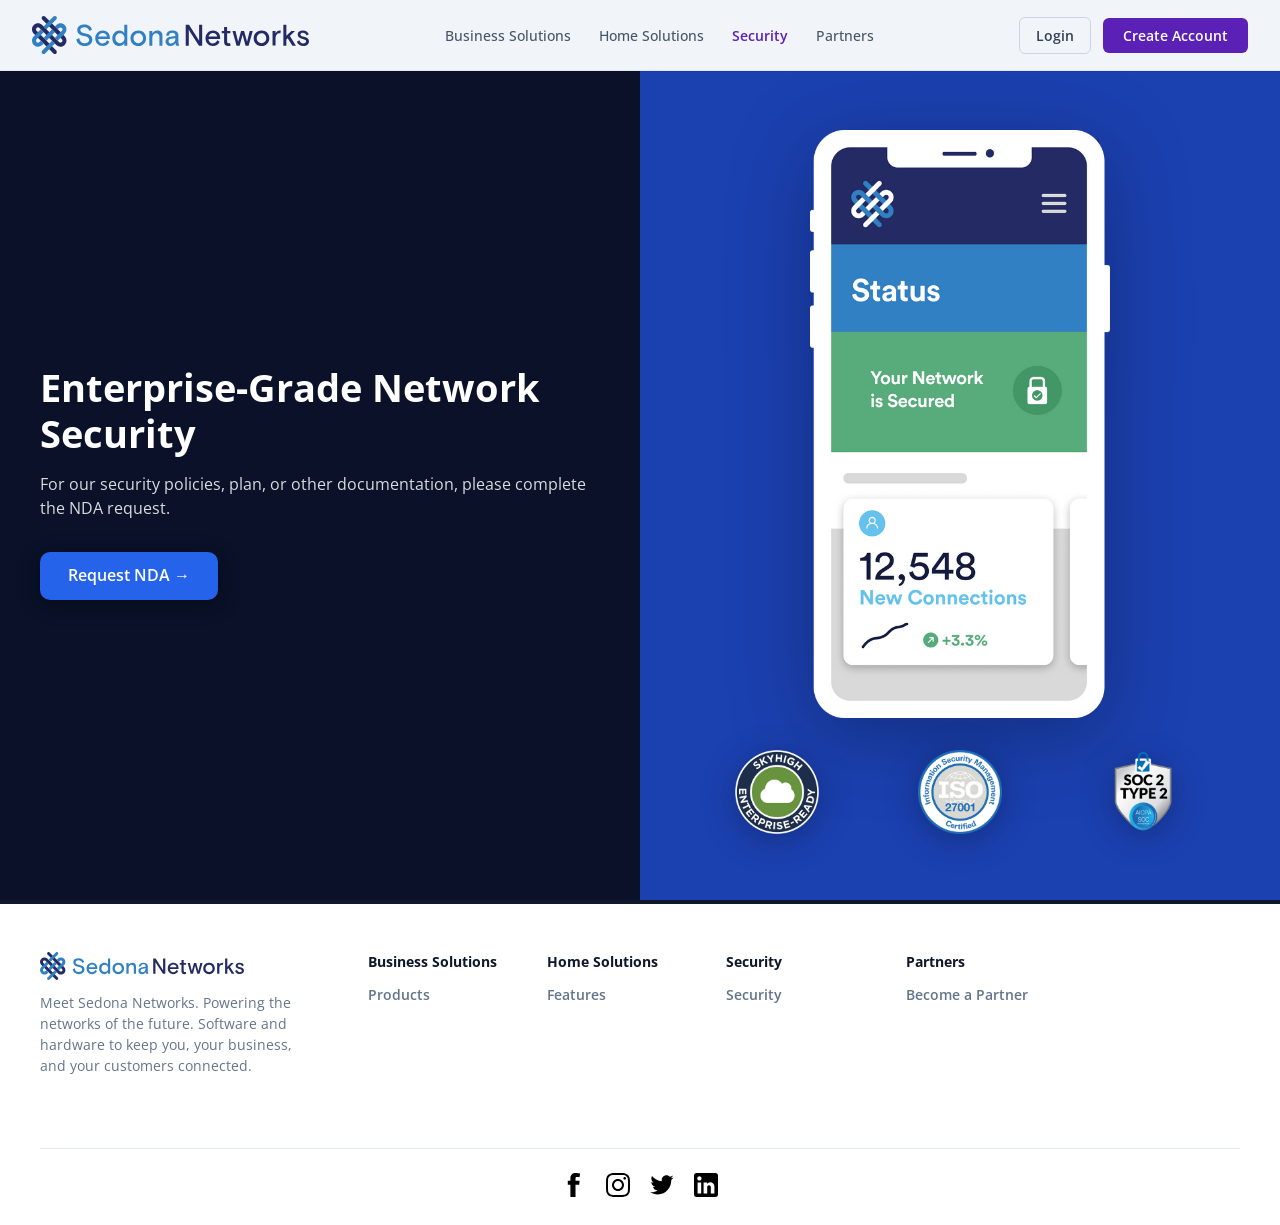
<file: security.html>
<!DOCTYPE html>
<html lang="en">
<head>
    <meta charset="utf-8">
    <title>Security - Sedona Networks</title>
    <meta name="viewport" content="width=device-width, initial-scale=1">
    <link rel="icon" href="./favicon-32x32.png">
    <link rel="stylesheet" href="css/styles.css">
</head>
<body class="page-security">

    <!-- Site header (Security active) -->
    <header class="site-header">
        <a href="index.html" class="header-logo">
            <img src="assets/LogoFlat.svg" alt="">
        </a>
        <button type="button" class="nav-menu-toggle" id="site-nav-toggle" aria-expanded="false" aria-controls="site-header-panel">
            <span class="nav-menu-toggle-box" aria-hidden="true">
                <span class="nav-menu-toggle-bar"></span>
                <span class="nav-menu-toggle-bar"></span>
                <span class="nav-menu-toggle-bar"></span>
            </span>
            <span class="visually-hidden">Menu</span>
        </button>
        <div id="site-header-panel" class="site-header-panel">
            <nav class="site-nav" aria-label="Primary">
                <a href="business-solutions.html">Business Solutions</a>
                <a href="home-solutions.html">Home Solutions</a>
                <a href="security.html" class="nav-active">Security</a>
                <a href="partners.html">Partners</a>
            </nav>
            <div class="header-actions">
                <a href="login.html" class="btn-login">Login</a>
                <a href="signup.html" class="btn-create">Create Account</a>
            </div>
        </div>
    </header>

    <!-- Main: left hero (NDA CTA) + right visual (mockup + badges) -->
    <main class="security-split">
        <section class="security-hero" id="request-nda">
            <h1 class="security-headline">Enterprise-Grade Network Security</h1>
            <p class="security-subtext">For our security policies, plan, or other documentation, please complete the NDA request.</p>
            <a href="#request-nda" class="security-cta">Request NDA →</a>
        </section>
        <section class="security-visual" aria-label="Security certifications and mobile dashboard">
            <div class="security-visual-inner">
                <div class="security-phone-stage">
                    <img
                        class="security-phone-img"
                        src="assets/Phone2x-p-800.png"
                        srcset="assets/Phone2x-p-500.png 500w, assets/Phone2x-p-800.png 800w, assets/Phone2x.png 1200w"
                        sizes="min(300px, 85vw)"
                        width="800"
                        height="1200"
                        alt="Mobile app showing network secured status and connection metrics"
                        loading="lazy"
                        decoding="async">
                    <div class="security-cert-badges" role="group" aria-label="Security certifications">
                        <img class="security-cert-badge" src="assets/Safety-Logo12x-p-500.png" srcset="assets/Safety-Logo12x-p-130x130q80.png 130w, assets/Safety-Logo12x-p-500.png 500w, assets/Safety-Logo12x.png 800w" sizes="180px" width="500" height="500" alt="ISO 27001 Certified" loading="lazy" decoding="async">
                        <img class="security-cert-badge" src="assets/Safety-Logo22x-p-500.png" srcset="assets/Safety-Logo22x-p-130x130q80.png 130w, assets/Safety-Logo22x-p-500.png 500w, assets/Safety-Logo22x.png 800w" sizes="180px" width="500" height="500" alt="SOC 2 Type 2" loading="lazy" decoding="async">
                        <img class="security-cert-badge" src="assets/Safety-Logo32x-p-500.png" srcset="assets/Safety-Logo32x-p-130x130q80.png 130w, assets/Safety-Logo32x-p-500.png 500w, assets/Safety-Logo32x.png 800w" sizes="180px" width="500" height="500" alt="Skyhigh Enterprise Ready" loading="lazy" decoding="async">
                    </div>
                </div>
            </div>
        </section>
    </main>

    <!-- Footer -->
    <footer class="site-footer">
        <div class="footer-bar"></div>
        <div class="footer-inner">
            <div class="footer-brand">
                <a href="index.html" class="footer-logo">
                    <img src="assets/LogoFlat.svg" alt="">
                </a>
                <p class="footer-desc">Meet Sedona Networks. Powering the networks of the future. Software and hardware to keep you, your business, and your customers connected.</p>
            </div>
            <div class="footer-nav">
                <div class="footer-col">
                    <h4>Business Solutions</h4>
                    <ul>
                        <li><a href="business-solutions.html">Products</a></li>
                    </ul>
                </div>
                <div class="footer-col">
                    <h4>Home Solutions</h4>
                    <ul>
                        <li><a href="home-solutions.html">Features</a></li>
                    </ul>
                </div>
                <div class="footer-col">
                    <h4>Security</h4>
                    <ul>
                        <li><a href="security.html">Security</a></li>
                    </ul>
                </div>
                <div class="footer-col">
                    <h4>Partners</h4>
                    <ul>
                        <li><a href="partners.html">Become a Partner</a></li>
                    </ul>
                </div>
            </div>
            <div class="footer-social">
                <div class="social-links">
                    <a href="#facebook" aria-label="Facebook"><img src="assets/ic-facebook-white.svg" alt=""></a>
                    <a href="#instagram" aria-label="Instagram"><img src="assets/ic-instagram-white.svg" alt=""></a>
                    <a href="#twitter" aria-label="Twitter"><img src="assets/ic-twitter-white.svg" alt=""></a>
                    <a href="#linkedin" aria-label="LinkedIn"><img src="assets/ic-linkedin-white.svg" alt=""></a>
                </div>
            </div>
        </div>
    </footer>

    <script src="js/site-nav.js"></script>
    <script src="js/site-ui.js"></script>
</body>
</html>
</file>
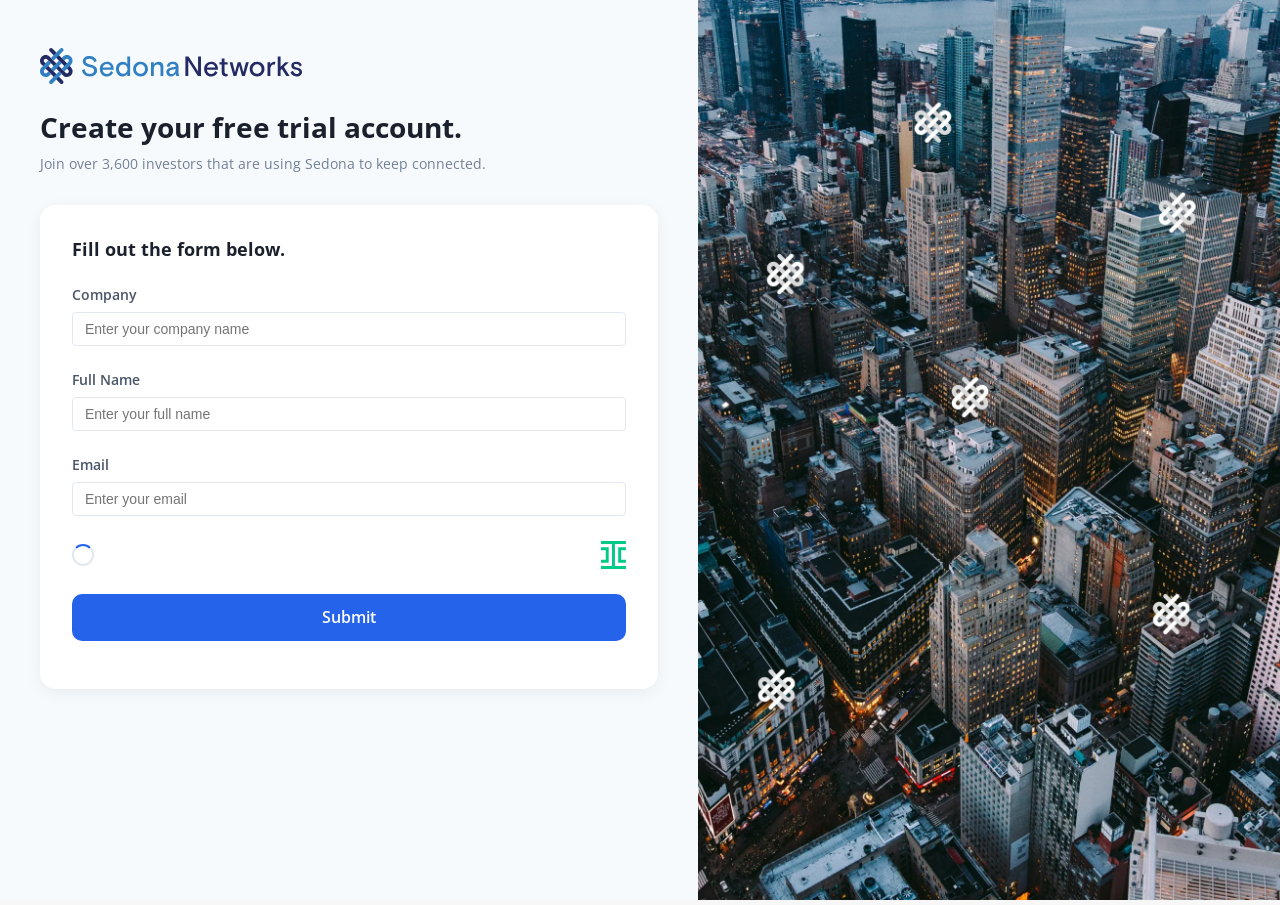
<file: signup.html>
<!DOCTYPE html>
<html lang="en">
<head>
    <meta charset="utf-8">
    <title>Create Account - Sedona Networks</title>
    <meta name="viewport" content="width=device-width, initial-scale=1">
    <link rel="icon" href="./favicon-32x32.png">
    <link rel="stylesheet" href="css/styles.css">
</head>
<body class="page-signup">

    <!-- Signup form column (Company, Name, Email, clickwrap, Submit) -->
    <div class="signup-form-col">
        <div class="signup-header">
            <a href="index.html" class="signup-logo">
                <img src="assets/LogoFlat.svg" alt="">
            </a>
            <h1 class="signup-title">Create your free trial account.</h1>
            <p class="signup-sub">Join over 3,600 investors that are using Sedona to keep connected.</p>
        </div>
        <div class="signup-card">
            <h2 class="signup-card-title">Fill out the form below.</h2>
            <form class="signup-form">
                <div class="form-item">
                    <label for="signup-company">Company</label>
                    <div class="input-group">
                        <input id="signup-company" type="text" placeholder="Enter your company name">
                    </div>
                </div>
                <div class="form-item">
                    <label for="signup-fullname">Full Name</label>
                    <div class="input-group">
                        <input id="signup-fullname" type="text" placeholder="Enter your full name">
                    </div>
                </div>
                <div class="form-item">
                    <label for="signup-email">Email</label>
                    <div class="input-group">
                        <input id="signup-email" type="email" placeholder="Enter your email">
                    </div>
                </div>
                <div class="clickwrap-container">
                    <iframe id="my-iframe" src="https://demo.ironcladapp.com/clickwrap/698e55239f0b9d55d4bffdf0?jwt=eyJhbGciOiJIUzI1NiIsInR5cCI6IkpXVCJ9.eyJmcmFtZUFuY2VzdG9ycyI6WyJodHRwczovL2ljc2UtZGVtby5naXRodWIuaW8iXSwiaWF0IjoxNzczOTQyMzI0fQ.hSpWXVvhJMco8Q-MyRV0DIkeHAnPsKFre68jCU_IgMY&parent=https://icse-demo.github.io" title="Terms and conditions"></iframe>
                    <svg viewBox="0 0 136 152" fill="none" xmlns="http://www.w3.org/2000/svg" aria-hidden="true">
                        <path fill-rule="evenodd" clip-rule="evenodd" d="M0 0.957442V15.2965C0 15.6948 0.398307 16.0931 0.796615 16.0931H59.7461V135.585H0.796615C0.398307 135.585 0 135.983 0 136.382V150.721C0 151.119 0.398307 151.517 0.796615 151.517H134.628C135.026 151.517 135.424 151.119 135.424 150.721V136.382C135.424 135.983 135.026 135.585 134.628 135.585H75.6784V16.0931H134.628C135.026 16.0931 135.424 15.6948 135.424 15.2965V0.957442C135.424 0.559135 135.026 0.160828 134.628 0.160828H0.796615C0.398307 0.160828 0 0.559135 0 0.957442ZM98.3816 34.0175H94.3992C94.0008 34.0175 93.6025 34.4158 93.6025 34.8141V116.865C93.6025 117.264 94.0008 117.662 94.3992 117.662H108.738C108.742 117.662 108.745 117.662 108.749 117.662H134.628C135.026 117.662 135.424 117.264 135.424 116.865V102.526C135.424 102.128 135.026 101.73 134.628 101.73H109.535V49.9498H134.628C135.026 49.9498 135.424 49.5515 135.424 49.1532V34.8141C135.424 34.4158 135.026 34.0175 134.628 34.0175H108.738H98.3816ZM37.0426 34.0175H41.0258C41.4241 34.0175 41.8224 34.4158 41.8224 34.8141V116.865C41.8224 117.264 41.4241 117.662 41.0258 117.662H26.6868L26.6763 117.662H0.796614C0.398307 117.662 0 117.264 0 116.865V102.526C0 102.128 0.398307 101.73 0.796614 101.73H25.8901V49.9498H0.796614C0.398307 49.9498 0 49.5515 0 49.1532V34.8141C0 34.4158 0.398307 34.0175 0.796614 34.0175H26.6868H37.0426Z" fill="#00CA88"/>
                    </svg>
                </div>
                <button type="button" class="btn-primary" id="btn-signup-submit" onclick="event.preventDefault(); displayClickwrapClickToAccept();">Submit</button>
            </form>
        </div>
    </div>

    <!-- Image column -->
    <div class="signup-image-col">
        <picture>
            <source type="image/webp" srcset="assets/City_Aerial_1City_Aerial.webp">
            <img
                class="signup-hero-img"
                src="assets/City_Aerial1552.jpg"
                width="1552"
                height="1035"
                alt="Aerial view of a connected city at dusk"
                loading="eager"
                decoding="async">
        </picture>
    </div>

    <!-- Ironclad: optional embedded-signing UI (signup Submit uses displayClickwrapClickToAccept — see js/ironclad-clickwrap.js) -->
    <!-- <div id="iframe-container">
        <iframe id="signature-iframe" src="" title="Signature"></iframe>
        <button id="submit-button" disabled>Submit</button>
    </div> -->

    <!-- Loading overlay (used only if you switch Submit to displayClickwrapEmbeddedSigning) -->
    <!-- <div id="loading-container">
        <div class="loading-box">
            <div class="loader">
                <span></span><span></span><span></span>
            </div>
            <div class="progress-bar-container">
                <div id="progress-bar" class="progress-bar"></div>
            </div>
            <p id="loading-message"></p>
        </div>
    </div> -->

    <script src="js/site-ui.js"></script>
    <script src="js/ironclad-clickwrap.js"></script>
</body>
</html>
</file>
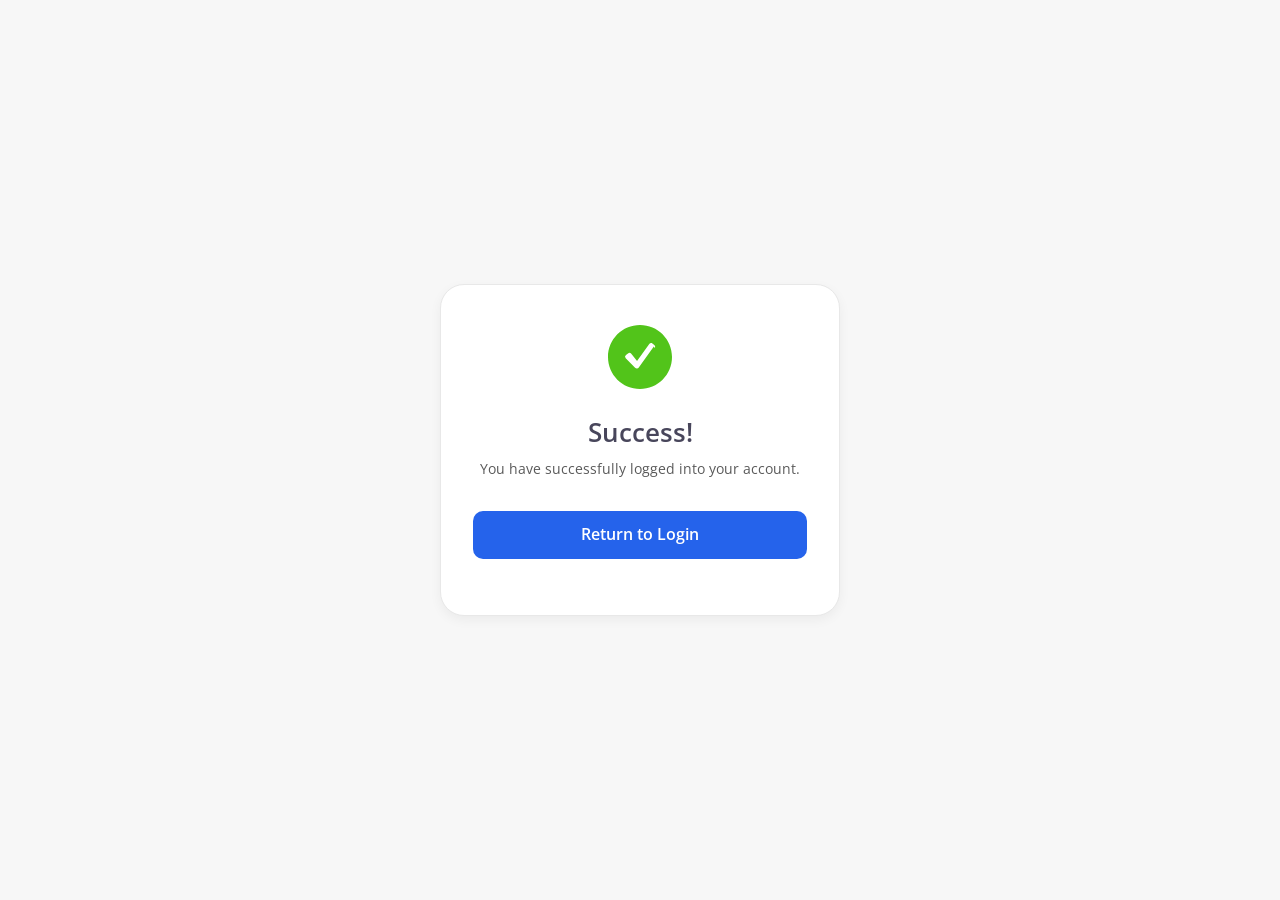
<file: success.html>
<!DOCTYPE html>
<html lang="en">
<head>
    <meta charset="utf-8">
    <title>Login Successful</title>
    <meta name="viewport" content="width=device-width, initial-scale=1">
    
    <link rel="stylesheet" href="css/styles.css">
    <link rel="stylesheet" href="css/success.css">
</head>
<body>

    <!-- Success message card (post signup flow) -->
    <div class="success-card">
        <div class="success-icon">
            <svg viewBox="64 64 896 896" focusable="false" fill="#52c41a" width="64px" height="64px" aria-hidden="true">
                <path d="M512 64C264.6 64 64 264.6 64 512s200.6 448 448 448 448-200.6 448-448S759.4 64 512 64zm193.5 301.7l-210.6 292a31.8 31.8 0 01-51.7 4.3L312 530.7a32 32 0 013.9-45.9l28-22.5a32 32 0 0145.9 3.9l80.8 100.8 171.1-236.9c10-13.8 29.8-16.9 43.6-6.9l26.6 20.3c13.8 10 16.9 29.8 6.9 43.6z"></path>
            </svg>
        </div>
        
        <h2>Success!</h2>
        <p>You have successfully logged into your account.</p>
        
        <button id="return-button" class="btn-primary">Return to Login</button>
    </div>

    <script src="js/success.js"></script>
</body>
</html>
</file>
<file: css/styles.css>
/**
 * Sedona Networks – global styles.
 * Sections: base, form/card, loading/iframe, site header, home, footer,
 * login, signup, partners, home-solutions, business-solutions, security.
 */
@import url('https://fonts.googleapis.com/css2?family=Inter:wght@700;800&family=Open+Sans:wght@400;600;700;800&display=swap');

/* --- Base --- */
:root {
    /* Primary actions site-wide (header .btn-login / .btn-create excluded) */
    --btn-primary-bg: #2563eb;
    --btn-primary-bg-hover: #1d4ed8;
    --btn-primary-fg: #fff;
    --btn-primary-focus-ring: #60a5fa;
    --btn-primary-disabled-bg: #94a3b8;
    --btn-primary-disabled-fg: #f1f5f9;
    --btn-radius: 10px;
    --btn-font-size: 16px;
    --btn-font-weight: 600;
    --btn-padding-y: 14px;
    --btn-padding-x: 28px;
}

body, html {
    margin: 0;
    height: 100%;
    font-family: 'Open Sans', -apple-system, BlinkMacSystemFont, "Segoe UI", Roboto, sans-serif;
    background-color: #f7f7f7;
}

/* Screen-reader-only label (e.g. menu button). */
.visually-hidden {
    position: absolute;
    width: 1px;
    height: 1px;
    padding: 0;
    margin: -1px;
    overflow: hidden;
    clip: rect(0, 0, 0, 0);
    white-space: nowrap;
    border: 0;
}

/* Responsive media: avoid overflow unless a rule sets explicit dimensions + object-fit. */
img, picture, video {
    max-width: 100%;
    height: auto;
}

body.site-nav-open {
    overflow: hidden;
}

/* Wrapper for form pages: layout + tiled logo background (masked). */
.page-wrapper {
    min-height: 100vh;
    width: 100%;
    display: flex;
    justify-content: center;
    align-items: center;
    position: relative;
    z-index: 1;
    background-color: #d6e0f5;
}

.page-wrapper::before {
    content: "";
    position: absolute;
    inset: 0;
    z-index: -1;
    background-image: url('../assets/LogoFlat2x.png');
    background-repeat: repeat;
    background-attachment: fixed;
    background-size: 300px 85px;
    -webkit-mask-image: conic-gradient(transparent 25%, #000 25% 50%, transparent 50% 75%, #000 75%);
    mask-image: conic-gradient(transparent 25%, #000 25% 50%, transparent 50% 75%, #000 75%);
    -webkit-mask-size: 600px 170px;
    mask-size: 600px 170px;
}

/* --- Form card and inputs --- */
.card {
    background: #ffffff;
    border: 1px solid #e8e8e8;
    border-radius: 24px;
    box-shadow: 0 4px 12px rgba(0, 0, 0, 0.05);
    width: 100%;
    max-width: 380px;
    padding: 32px 24px;
    box-sizing: border-box;
    overflow: hidden;
}

.card-title {
    font-size: 20px;
    color: #000;
    font-weight: 600;
    margin-top: 0;
    margin-bottom: 24px;
}

.form-item {
    margin-bottom: 24px;
}

.form-item label {
    display: block;
    font-size: 14px;
    color: #48465b;
    font-weight: 600;
    margin-bottom: 8px;
}

.input-group {
    display: flex;
    align-items: center;
    box-sizing: border-box;
    width: 100%;
    padding: 8px 12px;
    background-color: #fff;
    border: 1px solid #d9d9d9;
    border-radius: 4px;
    transition: all 0.3s;
}

.input-group:hover {
    border-color: #8ab7e4;
}

.input-group:focus-within {
    border-color: #8ab7e4;
    box-shadow: 0 0 0 2px rgba(138, 183, 228, 0.25); 
}

.input-group input {
    flex: 1;
    border: none;
    outline: none;
    padding: 0;
    background: transparent;
    font-size: 14px;
    color: #000000a6;
    width: 100%;
}

.input-prefix {
    margin-right: 8px;
    display: flex;
    align-items: center;
    color: #000000a6;
}

.input-suffix {
    margin-left: 8px;
    display: flex;
    align-items: center;
    color: #000000a6;
    cursor: pointer;
    transition: color 0.3s;
    position: relative;
    z-index: 10;
}

.input-suffix:hover {
    color: #8ab7e4;
}

.input-suffix svg {
    pointer-events: none;
}
.input-prefix svg,
.input-suffix svg {
    width: 16px;
    height: 16px;
}

.page-signup .clickwrap-container {
    display: flex;
    align-items: center;
    justify-content: space-between;
    gap: 16px;
    margin-top: 24px;
    margin-bottom: 24px;
    position: relative;
    min-height: 30px;
}

.page-signup .clickwrap-container iframe {
    width: 90%;
    height: 30px;
    border: none;
    opacity: 0;
    transition: opacity 0.3s ease;
}

.page-signup .clickwrap-container.clickwrap-container--ready iframe {
    opacity: 1;
}

/* Spinner shown while iframe loads; removed by JS via --ready class. */
.clickwrap-spinner {
    position: absolute;
    left: 0;
    top: 50%;
    transform: translateY(-50%);
    width: 18px;
    height: 18px;
    border: 2px solid #e2e8f0;
    border-top-color: #2563eb;
    border-radius: 50%;
    animation: clickwrap-spin 0.6s linear infinite;
    pointer-events: none;
}

.clickwrap-container--ready .clickwrap-spinner {
    display: none;
}

@keyframes clickwrap-spin {
    to { transform: translateY(-50%) rotate(360deg); }
}

@media (prefers-reduced-motion: reduce) {
    .page-signup .clickwrap-container iframe {
        transition: none;
    }
    .clickwrap-spinner {
        animation: none;
        border-top-color: #2563eb;
    }
}

.page-signup .clickwrap-container svg {
    width: 25px;
    height: 28px;
    flex-shrink: 0;
}

/* Forms, cards, and inline CTAs — same primary treatment everywhere except header auth links */
.btn-primary {
    display: inline-block;
    width: 100%;
    box-sizing: border-box;
    min-height: 44px;
    padding: var(--btn-padding-y) var(--btn-padding-x);
    font-size: var(--btn-font-size);
    font-weight: var(--btn-font-weight);
    font-family: inherit;
    line-height: 1.2;
    color: var(--btn-primary-fg);
    background-color: var(--btn-primary-bg);
    border: none;
    border-radius: var(--btn-radius);
    cursor: pointer;
    margin-bottom: 16px;
    text-align: center;
    text-decoration: none;
    transition: background-color 0.2s ease, box-shadow 0.2s ease, transform 0.2s ease;
}

.btn-primary:hover {
    background-color: var(--btn-primary-bg-hover);
    color: var(--btn-primary-fg);
}

.btn-primary:focus-visible {
    outline: 2px solid var(--btn-primary-focus-ring);
    outline-offset: 2px;
}

.form-footer-links {
    font-size: 14px;
    color: #48465b;
}

.auth-helper-links {
    display: flex;
    flex-direction: column;
    gap: 8px;
    margin-top: 24px;
}

a {
    color: #48465b;
    text-decoration: underline;
    text-decoration-color: #48465b;
    font-weight: 600;
    font-size: 12px;
    transition: color 0.2s;
}

a:hover {
    color: #8ab7e4;
    text-decoration-color: #8ab7e4;
}

/* --- Loading overlay and signature iframe --- */
/* Full-page overlay (signup / generic embedded path only). */
#loading-container {
    display: flex;
    justify-content: center;
    align-items: center;
    position: fixed;
    top: 0;
    left: 0;
    width: 100%;
    height: 100%;
    background: #ffffff;
    z-index: 9999;
    opacity: 0;
    visibility: hidden;
    transition: opacity 0.5s ease, visibility 0.5s ease;
}

#loading-container.show {
    opacity: 1;
    visibility: visible;
}

/* Partners: loading is scoped to .partner-loading-host (not the whole site). */
#partner-loading-container {
    position: absolute;
    inset: 0;
    display: flex;
    justify-content: center;
    align-items: center;
    z-index: 20;
    box-sizing: border-box;
    padding: 24px 16px;
    background: rgba(11, 17, 32, 0.94);
    border-radius: 16px;
    opacity: 0;
    visibility: hidden;
    transition: opacity 0.45s ease, visibility 0.45s ease;
}

#partner-loading-container.show {
    opacity: 1;
    visibility: visible;
}

.loading-box {
    text-align: center;
    padding: 40px 50px;
    background: #ffffff;
    border-radius: 20px;
    box-shadow: 0 8px 32px 0 rgba(100, 82, 255, 0.2);
    border: 1px solid #6452ff;
    box-sizing: border-box;
    max-width: calc(100vw - 32px);
}

@media (max-width: 480px) {
    .loading-box {
        padding: 28px 20px;
    }
}

.loader {
    display: flex;
    justify-content: center;
    align-items: center;
    height: 60px;
    margin-bottom: 20px;
}

.loader span {
    display: inline-block;
    width: 15px;
    height: 15px;
    margin: 0 7px;
    background-color: #1E0057;
    border-radius: 50%;
    animation: pulse 1.4s infinite ease-in-out both;
}

.loader span:nth-child(1) { animation-delay: -0.32s; }
.loader span:nth-child(2) { animation-delay: -0.16s; }

@keyframes pulse {
    0%, 80%, 100% { transform: scale(0.2); opacity: 0.5; }
    40% { transform: scale(1.0); opacity: 1; }
}

#loading-message,
#partner-loading-message {
    color: #1E0057;
    font-size: 1.1em;
    letter-spacing: 1px;
    min-height: 2em;
    transition: opacity 0.5s ease-in-out;
}
#loading-message.fade-out,
#partner-loading-message.fade-out { opacity: 0; }

.progress-bar-container {
    width: 100%;
    height: 10px;
    background-color: #6452ff;
    border-radius: 25px;
    margin-bottom: 25px;
    overflow: hidden;
}

.progress-bar {
    width: 0%;
    height: 100%;
    background-color: #1E0057;
    border-radius: 25px;
    transition: width 0.4s ease-in-out;
}

/* Signature modal (shown after clickwrap acceptance — fixed centered overlay). */
#iframe-container {
    width: min(1000px, calc(100vw - 24px));
    max-width: 100%;
    max-height: min(90vh, 900px);
    margin: 40px auto;
    padding: 15px;
    padding-left: max(15px, env(safe-area-inset-left));
    padding-right: max(15px, env(safe-area-inset-right));
    background-color: #1E0057;
    border-radius: 16px;
    box-shadow: 0 8px 24px rgba(100, 82, 255, 0.3);
    display: none;
    position: fixed;
    top: 50%;
    left: 50%;
    transform: translate(-50%, -50%);
    z-index: 50;
    box-sizing: border-box;
    overflow: auto;
    -webkit-overflow-scrolling: touch;
}

#signature-iframe {
    display: block;
    width: 100%;
    height: min(700px, 70vh);
    max-height: 75vh;
    border: none;
    border-radius: 8px;
    background: white;
}

@supports (height: 100dvh) {
    #iframe-container {
        max-height: min(90dvh, 900px);
    }

    #signature-iframe {
        height: min(700px, 70dvh);
        max-height: 75dvh;
    }
}

#submit-button {
    position: fixed;
    bottom: max(20px, env(safe-area-inset-bottom));
    right: max(20px, env(safe-area-inset-right));
    z-index: 1000;
    background-color: var(--btn-primary-bg);
    color: var(--btn-primary-fg);
    border: none;
    border-radius: var(--btn-radius);
    padding: var(--btn-padding-y) var(--btn-padding-x);
    font-size: var(--btn-font-size);
    font-weight: var(--btn-font-weight);
    font-family: inherit;
    line-height: 1.2;
    cursor: pointer;
    box-shadow: 0 4px 20px rgba(37, 99, 235, 0.35);
    transition: background-color 0.2s ease, transform 0.2s ease, box-shadow 0.2s ease;
}

#submit-button:not(:disabled):hover {
    background-color: var(--btn-primary-bg-hover);
    transform: translateY(-2px);
    box-shadow: 0 8px 28px rgba(37, 99, 235, 0.4);
}

#submit-button:disabled {
    background-color: var(--btn-primary-disabled-bg);
    color: var(--btn-primary-disabled-fg);
    cursor: not-allowed;
    box-shadow: none;
    transform: none;
    filter: none;
}

@media (prefers-reduced-motion: reduce) {
    #submit-button:not(:disabled):hover {
        transform: none;
    }
}

/* Partner embedded signing: inline (in-flow) layout, not a modal. */
#partner-iframe-container {
    position: relative;
    width: 100%;
    max-width: 1000px;
    margin: 16px auto 0;
    padding: 15px;
    background-color: #1E0057;
    border-radius: 16px;
    box-shadow: 0 8px 24px rgba(100, 82, 255, 0.3);
    display: none;
    flex-direction: column;
    align-items: stretch;
    box-sizing: border-box;
}

.partner-signing-panel {
    display: flex;
    flex-direction: column;
    align-items: stretch;
    width: 100%;
}

#partner-signature-iframe {
    display: block;
    width: 100%;
    height: min(700px, 75vh);
    border: none;
    border-radius: 8px;
    background: white;
}

#partner-embedded-submit-button {
    align-self: flex-end;
    margin-top: 12px;
    background-color: var(--btn-primary-bg);
    color: var(--btn-primary-fg);
    border: none;
    border-radius: var(--btn-radius);
    padding: var(--btn-padding-y) var(--btn-padding-x);
    font-size: var(--btn-font-size);
    font-weight: var(--btn-font-weight);
    font-family: inherit;
    line-height: 1.2;
    cursor: pointer;
    box-shadow: 0 4px 20px rgba(0, 0, 0, 0.25);
    transition: background-color 0.2s ease, transform 0.2s ease, box-shadow 0.2s ease;
}

#partner-embedded-submit-button:not(:disabled):hover {
    background-color: var(--btn-primary-bg-hover);
    color: var(--btn-primary-fg);
    transform: translateY(-2px);
    box-shadow: 0 8px 24px rgba(0, 0, 0, 0.3);
}

#partner-embedded-submit-button:disabled {
    background-color: var(--btn-primary-disabled-bg);
    color: var(--btn-primary-disabled-fg);
    cursor: not-allowed;
    box-shadow: none;
    transform: none;
    filter: none;
}

/* ========== Shared site header ========== */
.site-header {
    position: fixed;
    top: 0;
    left: 0;
    right: 0;
    z-index: 100;
    display: flex;
    align-items: center;
    justify-content: space-between;
    gap: 16px;
    padding: 16px max(32px, env(safe-area-inset-right)) 16px max(32px, env(safe-area-inset-left));
    padding-top: max(16px, env(safe-area-inset-top));
    background: #f1f5f9;
    border-bottom: 1px solid #e2e8f0;
    box-shadow: 0 1px 0 rgba(15, 23, 42, 0.04);
    box-sizing: border-box;
}

/* Desktop: logo | panel (nav + actions) in one row */
@media (min-width: 901px) {
    .site-header {
        flex-wrap: nowrap;
    }

    .nav-menu-toggle {
        display: none;
    }

    .site-header-panel {
        display: flex;
        flex: 1;
        align-items: center;
        justify-content: space-between;
        gap: 24px;
        min-width: 0;
    }

    .site-nav {
        display: flex;
        align-items: center; /* Vertical */
        justify-content: center;
        flex-wrap: nowrap;
        width: 100%;
    }

    .header-actions {
        flex-shrink: 0;
    }
}

/* Mobile: logo + hamburger row; panel stacks below when open */
@media (max-width: 900px) {
    .site-header {
        flex-wrap: wrap;
    }

    .nav-menu-toggle {
        display: inline-flex;
        align-items: center;
        justify-content: center;
        width: 44px;
        height: 44px;
        margin: 0;
        margin-left: auto;
        padding: 0;
        border: none;
        background: rgba(15, 23, 42, 0.06);
        color: #1e293b;
        cursor: pointer;
        border-radius: 8px;
        flex-shrink: 0;
    }

    .nav-menu-toggle:hover {
        background: rgba(15, 23, 42, 0.1);
    }

    .nav-menu-toggle:focus-visible {
        outline: 2px solid #6d28d9;
        outline-offset: 2px;
    }

    .nav-menu-toggle-box {
        display: flex;
        flex-direction: column;
        justify-content: center;
        gap: 5px;
        width: 22px;
    }

    .nav-menu-toggle-bar {
        display: block;
        height: 2px;
        width: 100%;
        background: currentColor;
        border-radius: 1px;
        transition: transform 0.2s ease, opacity 0.2s ease;
    }

    .site-header.site-nav-open .nav-menu-toggle-bar:nth-child(1) {
        transform: translateY(7px) rotate(45deg);
    }

    .site-header.site-nav-open .nav-menu-toggle-bar:nth-child(2) {
        opacity: 0;
    }

    .site-header.site-nav-open .nav-menu-toggle-bar:nth-child(3) {
        transform: translateY(-7px) rotate(-45deg);
    }

    .site-header-panel {
        display: none;
        flex-direction: column;
        align-items: stretch;
        gap: 4px;
        width: 100%;
        flex-basis: 100%;
        padding-top: 12px;
        margin-top: 4px;
        border-top: 1px solid rgba(15, 23, 42, 0.1);
    }

    .site-header.site-nav-open .site-header-panel {
        display: flex;
    }

    .site-nav {
        flex-direction: column;
        align-items: stretch;
        gap: 0;
    }

    .site-nav a {
        display: flex;
        align-items: center;
        min-height: 44px;
        padding: 8px 4px;
        font-size: 16px;
        box-sizing: border-box;
    }

    .header-actions {
        flex-direction: column;
        align-items: stretch;
        gap: 10px;
        margin-top: 8px;
        padding-top: 12px;
        border-top: 1px solid rgba(15, 23, 42, 0.08);
    }

    .site-header .btn-login,
    .site-header .btn-create {
        display: flex;
        align-items: center;
        justify-content: center;
        min-height: 44px;
        text-align: center;
        box-sizing: border-box;
    }
}

.site-header .header-logo {
    display: flex;
    align-items: center;
    gap: 10px;
    text-decoration: none;
    color: #0f172a;
    font-weight: 700;
    font-size: 18px;
}

.site-header .header-logo img {
    height: 38px;
    width: auto;
}

.site-nav {
    display: flex;
    align-items: center;
    gap: 28px;
}

.site-nav a {
    color: #475569;
    text-decoration: none;
    font-size: 14px;
    font-weight: 500;
    transition: color 0.2s;
}

.site-nav a:hover {
    color: #0f172a;
}

.site-header .header-actions {
    display: flex;
    align-items: center;
    gap: 12px;
}

.site-header .btn-login {
    padding: 8px 16px;
    background: transparent;
    border: 1px solid #cbd5e1;
    border-radius: 6px;
    color: #334155;
    font-size: 14px;
    font-weight: 600;
    text-decoration: none;
    cursor: pointer;
    transition: all 0.2s;
}

.site-header .btn-login:hover {
    border-color: #94a3b8;
    background: #f8fafc;
    color: #0f172a;
}

.site-header .btn-create {
    padding: 8px 20px;
    background: #5b21b6;
    border: none;
    border-radius: 6px;
    color: #fff;
    font-size: 14px;
    font-weight: 600;
    text-decoration: none;
    cursor: pointer;
    transition: background 0.2s;
}

.site-header .btn-create:hover {
    background: #4c1d95;
}

.site-header .nav-active {
    color: #5b21b6;
    font-weight: 600;
}

/* Header logo: don’t shrink below tap-friendly row on mobile */
@media (max-width: 900px) {
    .header-logo {
        min-height: 44px;
        align-items: center;
    }
}

/* ========== Home page layout ========== */
/* Match <html> to home body so no thin strip of default #f7f7f7 shows between sections on resize. */
html:has(.page-home) {
    background-color: #0b1430;
}

.page-home {
    background: #0b1430;
    min-height: 100vh;
    min-height: 100dvh;
    padding-top: 64px;
}

.page-home .page-wrapper {
    background: none;
    min-height: 0;
    padding: 0;
    flex-direction: column;
    align-items: stretch;
    /* Avoid creating a stacking context above children; keeps section paints in document order. */
    z-index: auto;
}

.page-home .page-wrapper::before {
    display: none;
}

/* Hero */
.hero {
    padding: 48px 24px 80px;
    max-width: 1200px;
    margin: 0 auto;
    width: 100%;
    box-sizing: border-box;
    background: #0b1430;
    position: relative;
    z-index: 0;
}

.hero-layout {
    display: flex;
    flex-direction: column;
    align-items: center;
    width: 100%;
    min-height: min(75vh, 880px);
}

.hero-top {
    text-align: center;
    width: 100%;
    max-width: 900px;
    margin-left: auto;
    margin-right: auto;
}

.hero-title {
    font-family: "Inter", "Open Sans", -apple-system, BlinkMacSystemFont, "Segoe UI", Roboto, sans-serif;
    font-size: clamp(2.5rem, 6vw, 3.75rem);
    font-weight: 800;
    font-synthesis: none;
    letter-spacing: -0.03em;
    color: #fff;
    margin: 0;
    line-height: 1.06;
    text-wrap: balance;
    overflow-wrap: break-word;
    text-decoration: none;
}

/* Keeps "of the Future" on one line; narrow screens use slightly smaller min size (see below). */
.hero-title-tail {
    white-space: nowrap;
}

@media (max-width: 420px) {
    .hero-title {
        font-size: clamp(2rem, 5.5vw, 3.75rem);
        line-height: 1.1;
        letter-spacing: -0.025em;
    }
}

.hero-title .glitch-word {
    position: relative;
    display: inline-block;
    text-decoration: none;
}

.hero-title .hero-future-word::after {
    content: "";
    position: absolute;
    left: -5%;
    right: -5%;
    bottom: -0.12em;
    height: 0.42em;
    min-height: 12px;
    background: url('../assets/scribble.svg') no-repeat center bottom;
    background-size: 100% auto;
    pointer-events: none;
}

.hero-dashboard-wrap {
    align-self: flex-start;
    width: 100%;
    max-width: min(520px, 100%);
    margin-top: auto;
    padding-top: 48px;
    min-width: 0;
}

.hero-dashboard-img {
    width: 100%;
    height: auto;
    display: block;
    border-radius: 12px;
    box-shadow: 0 16px 48px rgba(0, 0, 0, 0.25);
}

@media (max-width: 768px) {
    .hero-layout {
        min-height: auto;
    }

    .hero-dashboard-wrap {
        align-self: center;
        padding-top: 40px;
    }
}

.hero-cta {
    display: flex;
    flex-wrap: wrap;
    gap: 16px;
    justify-content: center;
    align-items: center;
    margin-top: 32px;
}

.btn-hero-arrow::after {
    content: " →";
    font-weight: 600;
}

.hero .btn-primary-hero {
    display: inline-flex;
    align-items: center;
    justify-content: center;
    padding: var(--btn-padding-y) var(--btn-padding-x);
    min-height: 44px;
    box-sizing: border-box;
    background-color: var(--btn-primary-bg);
    color: var(--btn-primary-fg);
    border: none;
    border-radius: var(--btn-radius);
    font-size: var(--btn-font-size);
    font-weight: var(--btn-font-weight);
    font-family: inherit;
    line-height: 1.2;
    text-decoration: none;
    cursor: pointer;
    transition: background-color 0.2s ease, box-shadow 0.2s ease, transform 0.2s ease;
}

.hero .btn-primary-hero:hover {
    background-color: var(--btn-primary-bg-hover);
    color: var(--btn-primary-fg);
}

.hero .btn-primary-hero:focus-visible {
    outline: 2px solid var(--btn-primary-focus-ring);
    outline-offset: 3px;
}

.hero .btn-secondary-hero {
    color: rgba(255, 255, 255, 0.9);
    font-size: 16px;
    font-weight: 500;
    text-decoration: underline;
    text-decoration-color: rgba(255, 255, 255, 0.4);
    transition: color 0.2s, text-decoration-color 0.2s;
}

.hero .btn-secondary-hero:hover {
    color: #fff;
    text-decoration-color: #60a5fa;
}

/* Section 2 - Smart choice */
.section-choice {
    padding: 80px 24px;
    max-width: 1200px;
    margin: 0 auto;
    background: #0b1430;
    position: relative;
    z-index: 0;
}

.section-choice .section-inner {
    display: grid;
    grid-template-columns: 1fr 1fr;
    gap: 48px;
    align-items: center;
}

.section-choice .section-inner > * {
    min-width: 0;
}

@media (max-width: 768px) {
    .section-choice .section-inner {
        grid-template-columns: 1fr;
    }
}

.section-choice .section-headline {
    font-size: clamp(1.75rem, 3vw, 2.25rem);
    font-weight: 700;
    color: #fff;
    margin: 0 0 16px;
    line-height: 1.3;
}

.section-choice .section-body {
    font-size: 16px;
    color: #94a3b8;
    line-height: 1.6;
    margin: 0 0 24px;
}

.section-choice .section-stat {
    font-size: clamp(2rem, 10vw, 3.5rem);
    font-weight: 700;
    color: #fff;
    margin: 0;
}

.section-choice-visual {
    border-radius: 16px;
    overflow: hidden;
    box-shadow: 0 8px 32px rgba(0, 0, 0, 0.2);
    background: #fff;
    min-width: 0;
}

.section-choice-img {
    width: 100%;
    height: auto;
    display: block;
    vertical-align: middle;
}

/* Home: logo carousel strip (dark, full width) */
.section-carousel-strip {
    width: 100%;
    background: #0b1430;
    padding: 48px 0 56px;
    border-bottom: 1px solid rgba(255, 255, 255, 0.06);
    box-sizing: border-box;
    position: relative;
    z-index: 0;
    overflow-x: clip;
}

.section-carousel-strip .logo-carousel-wrap {
    margin-bottom: 0;
    max-width: none;
    width: 100%;
    margin-left: auto;
    margin-right: auto;
    padding: 0;
    box-sizing: border-box;
    overflow-x: clip;
}

/* Home: CTA block on white (below carousel, above footer) */
.section-cta-light {
    width: 100%;
    background: #ffffff;
    padding: 72px 24px 80px;
    box-sizing: border-box;
    position: relative;
    z-index: 0;
}

.cta-two-col--constrained {
    max-width: 1200px;
    margin: 0 auto;
}

.page-home .section-cta-light .cta-headline {
    color: #0f172a;
}

.page-home .section-cta-light .cta-body {
    color: #64748b;
}

.page-home .section-cta-light .cta-media {
    background: #f1f5f9;
}

.page-home .section-cta-light .btn-primary-hero {
    display: inline-flex;
    align-items: center;
    justify-content: center;
    min-height: 44px;
    box-sizing: border-box;
    padding: var(--btn-padding-y) var(--btn-padding-x);
    background-color: var(--btn-primary-bg);
    color: var(--btn-primary-fg);
    border: none;
    border-radius: var(--btn-radius);
    font-size: var(--btn-font-size);
    font-weight: var(--btn-font-weight);
    font-family: inherit;
    line-height: 1.2;
    text-decoration: none;
    cursor: pointer;
    transition: background-color 0.2s ease, box-shadow 0.2s ease, transform 0.2s ease;
}

.page-home .section-cta-light .btn-primary-hero:hover {
    background-color: var(--btn-primary-bg-hover);
    color: var(--btn-primary-fg);
}

.page-home .section-cta-light .btn-primary-hero:focus-visible {
    outline: 2px solid var(--btn-primary-focus-ring);
    outline-offset: 3px;
}

/* Home: Become a partner (navy band after white CTA) */
.section-partner-cta {
    width: 100%;
    background: #0b1430;
    padding: 72px 24px 88px;
    box-sizing: border-box;
}

.section-partner-cta-inner {
    max-width: 1200px;
    margin: 0 auto;
}

.section-partner-heading {
    font-size: clamp(1.75rem, 3vw, 2.35rem);
    font-weight: 700;
    color: #fff;
    margin: 0 0 28px;
    line-height: 1.2;
    text-align: left;
}

.section-partner-grid {
    display: grid;
    grid-template-columns: 1fr 1fr;
    gap: 0;
    align-items: stretch;
    border-radius: 12px;
    overflow: hidden;
    box-shadow: 0 16px 48px rgba(0, 0, 0, 0.2);
    min-width: 0;
}

@media (max-width: 768px) {
    .section-partner-grid {
        grid-template-columns: 1fr;
    }
}

.section-partner-media {
    min-width: 0;
    min-height: 260px;
    background: #0f172a;
}

.section-partner-media img {
    width: 100%;
    height: 100%;
    min-height: 260px;
    object-fit: cover;
    object-position: center;
    display: block;
    vertical-align: middle;
}

.section-partner-stats {
    background: #ffffff;
    padding: 40px 36px 44px;
    display: flex;
    flex-direction: column;
    gap: 28px;
    justify-content: center;
    min-width: 0;
}

.partner-stat-row {
    display: grid;
    grid-template-columns: minmax(4.5rem, auto) 1fr;
    gap: 20px 24px;
    align-items: start;
}

@media (max-width: 480px) {
    .partner-stat-row {
        grid-template-columns: 1fr;
        gap: 8px;
    }
}

.partner-stat-value {
    font-size: clamp(1.65rem, 4vw, 2.35rem);
    font-weight: 700;
    color: #0f172a;
    line-height: 1.15;
}

.partner-stat-text {
    margin: 0;
    font-size: 0.9375rem;
    color: #64748b;
    line-height: 1.55;
}

.partner-stat-text strong {
    color: #0f172a;
    font-weight: 700;
}

.btn-partner-learn-more {
    align-self: flex-start;
    display: inline-flex;
    align-items: center;
    justify-content: center;
    margin-top: 4px;
    min-height: 44px;
    box-sizing: border-box;
    padding: var(--btn-padding-y) var(--btn-padding-x);
    background-color: var(--btn-primary-bg);
    color: var(--btn-primary-fg);
    border: none;
    border-radius: var(--btn-radius);
    font-size: var(--btn-font-size);
    font-weight: var(--btn-font-weight);
    font-family: inherit;
    line-height: 1.2;
    text-decoration: none;
    cursor: pointer;
    transition: background-color 0.2s ease, box-shadow 0.2s ease, transform 0.2s ease;
}

.btn-partner-learn-more:hover {
    background-color: var(--btn-primary-bg-hover);
    color: var(--btn-primary-fg);
}

.btn-partner-learn-more:focus-visible {
    outline: 2px solid var(--btn-primary-focus-ring);
    outline-offset: 3px;
}

.logo-carousel-wrap {
    overflow: hidden;
    overflow-x: clip;
    margin-bottom: 60px;
}

.logo-carousel {
    display: flex;
    align-items: center;
    gap: 0;
    animation: carousel-scroll 35s linear infinite;
    width: max-content;
    backface-visibility: hidden;
}

/* Four identical sets, gap 0 between sets; each set ends with padding matching inner `gap` so
   translate3d(-25%,0,0) equals one full cycle (100% / 4). Extra copies keep wide viewports filled. */
.logo-carousel-set {
    --logo-carousel-gap: 48px;
    display: flex;
    align-items: center;
    gap: var(--logo-carousel-gap);
    flex-shrink: 0;
    box-sizing: content-box;
    padding-inline-end: var(--logo-carousel-gap);
}

.logo-carousel img {
    height: 36px;
    width: auto;
    object-fit: contain;
    opacity: 0.7;
    filter: grayscale(1) brightness(1.2);
}

@keyframes carousel-scroll {
    0% { transform: translate3d(0, 0, 0); }
    100% { transform: translate3d(-25%, 0, 0); }
}

@media (prefers-reduced-motion: reduce) {
    .logo-carousel {
        animation: none;
        transform: translate3d(0, 0, 0);
    }
}

.cta-two-col {
    display: grid;
    grid-template-columns: 1fr 1fr;
    gap: 48px;
    align-items: center;
}

@media (max-width: 768px) {
    .cta-two-col {
        grid-template-columns: 1fr;
    }
}

.cta-two-col .cta-headline {
    font-size: clamp(1.5rem, 2.5vw, 2rem);
    font-weight: 700;
    color: #fff;
    margin: 0 0 16px;
}

.cta-two-col .cta-body {
    font-size: 16px;
    color: #94a3b8;
    line-height: 1.6;
    margin: 0 0 24px;
}

.cta-two-col .cta-media-col {
    min-width: 0;
    display: flex;
    justify-content: center;
    align-items: center;
}

.cta-two-col .cta-media {
    width: 100%;
    max-width: 420px;
    border-radius: 12px;
    overflow: hidden;
    background: #1e293b;
}

/* Avoid vh-based caps here: resizing viewport height made the image/section fight the grid and look like the white block was overlapping the navy band above. */
.cta-two-col .cta-media-img {
    width: 100%;
    height: auto;
    max-height: 520px;
    display: block;
    object-fit: contain;
    object-position: center center;
}

@media (max-width: 768px) {
    .cta-two-col .cta-media-img {
        max-height: 420px;
    }
}

/* Scroll-triggered fade-in (used by site-ui.js). */
.animate-on-scroll {
    opacity: 0;
    transform: translateY(24px);
    transition: opacity 0.5s ease, transform 0.5s ease;
}

.animate-on-scroll.visible {
    opacity: 1;
    transform: translateY(0);
}

/* ========== Footer (shared across main pages) ========== */
.site-footer {
    background: #fff;
    color: #1e293b;
}

.site-footer .footer-bar {
    background: #0f172a;
    height: 4px;
}

.site-footer .footer-inner {
    max-width: 1200px;
    margin: 0 auto;
    padding: 48px 24px 24px;
    display: grid;
    grid-template-columns: 280px 1fr;
    gap: 48px;
}

@media (max-width: 768px) {
    .site-footer .footer-inner {
        grid-template-columns: 1fr;
    }
}

.site-footer .footer-brand {
    display: flex;
    flex-direction: column;
    gap: 12px;
}

.site-footer .footer-brand .footer-logo {
    display: flex;
    align-items: center;
    gap: 8px;
    color: #0f172a;
    font-weight: 700;
    font-size: 18px;
    text-decoration: none;
}

.site-footer .footer-brand .footer-logo img {
    height: 28px;
}

.site-footer .footer-desc {
    font-size: 14px;
    color: #64748b;
    line-height: 1.5;
    margin: 0;
}

.site-footer .footer-nav {
    display: grid;
    grid-template-columns: repeat(5, 1fr);
    gap: 24px;
}

@media (max-width: 900px) {
    .site-footer .footer-nav {
        grid-template-columns: repeat(2, 1fr);
    }
}

.site-footer .footer-col h4 {
    font-size: 14px;
    font-weight: 700;
    color: #0f172a;
    margin: 0 0 12px;
}

.site-footer .footer-col ul {
    list-style: none;
    margin: 0;
    padding: 0;
}

.site-footer .footer-col li {
    margin-bottom: 8px;
}

.site-footer .footer-col a {
    font-size: 14px;
    color: #64748b;
    text-decoration: none;
}

.site-footer .footer-col a:hover {
    color: #0f172a;
}

.site-footer .footer-social {
    grid-column: 1 / -1;
    text-align: center;
    padding-top: 24px;
    border-top: 1px solid #e2e8f0;
    margin-top: 24px;
}

.site-footer .footer-social .social-links {
    display: flex;
    justify-content: center;
    gap: 20px;
}

.site-footer .footer-social .social-links a {
    color: #0f172a;
    text-decoration: none;
}

.site-footer .footer-social .social-links img {
    width: 24px;
    height: 24px;
    filter: brightness(0);
}

/* ========== Login page ========== */
.page-login {
    display: grid;
    grid-template-columns: 1fr 1fr;
    min-height: 100vh;
}

@media (max-width: 768px) {
    .page-login {
        grid-template-columns: 1fr;
    }
}

.page-login .login-image-col {
    background: #1a202c;
    min-height: 50vh;
}

@media (min-width: 769px) {
    .page-login .login-image-col {
        min-height: 100vh;
    }
}

.page-login .login-image-col img {
    width: 100%;
    height: 100%;
    object-fit: cover;
}

.page-login .login-form-col {
    background: #1a202c;
    display: flex;
    align-items: center;
    justify-content: center;
    padding: 48px 24px;
}

.page-login .login-card {
    background: #fff;
    border-radius: 16px;
    padding: 40px;
    width: 100%;
    max-width: 420px;
    box-shadow: 0 8px 32px rgba(0, 0, 0, 0.2);
}

.page-login .login-card .card-logo {
    display: flex;
    align-items: center;
    gap: 10px;
    margin-bottom: 24px;
}

.page-login .login-card .card-logo img {
    height: 36px;
}

.page-login .login-card .card-logo span {
    font-size: 18px;
    font-weight: 700;
    color: #3182ce;
}

.page-login .login-card .card-title {
    font-size: 1.5rem;
    font-weight: 700;
    color: #1a365d;
    margin: 0 0 8px;
}

.page-login .login-card .card-sub {
    font-size: 14px;
    color: #718096;
    margin: 0 0 24px;
}

.page-login .login-card .input-group {
    background: #2d3748;
    border-color: #2d3748;
}

.page-login .login-card .input-group input {
    color: #fff;
}

.page-login .login-card .input-group input::placeholder {
    color: rgba(255, 255, 255, 0.5);
}

.page-login .login-card .btn-primary {
    width: auto;
    padding: 10px 24px;
    margin-bottom: 0;
}

.page-login .login-card .form-item label {
    color: #4a5568;
}

.page-login .login-card .login-card-footer-links {
    margin-top: 16px;
}

/* ========== Signup page ========== */
.page-signup {
    display: grid;
    grid-template-columns: 1.2fr 1fr;
    min-height: 100vh;
}

@media (max-width: 768px) {
    .page-signup {
        grid-template-columns: 1fr;
    }
}

.page-signup .signup-form-col {
    background: #f7fafc;
    padding: 48px 40px;
}

.page-signup .signup-form-col .signup-header {
    margin-bottom: 32px;
}

.page-signup .signup-form-col .signup-header .signup-logo {
    display: flex;
    align-items: center;
    gap: 10px;
    margin-bottom: 24px;
}

.page-signup .signup-form-col .signup-header .signup-logo img {
    height: 36px;
}

.page-signup .signup-form-col .signup-header .signup-logo span {
    font-size: 18px;
    font-weight: 700;
    color: #1a202c;
}

.page-signup .signup-form-col .signup-title {
    font-size: 1.75rem;
    font-weight: 700;
    color: #1a202c;
    margin: 0 0 8px;
}

.page-signup .signup-form-col .signup-sub {
    font-size: 14px;
    color: #718096;
    margin: 0 0 24px;
}

.page-signup .signup-card {
    background: #fff;
    border-radius: 16px;
    padding: 32px;
    box-shadow: 0 4px 16px rgba(0, 0, 0, 0.06);
}

.page-signup .signup-card .signup-card-title {
    font-size: 1.125rem;
    font-weight: 700;
    color: #1a202c;
    margin: 0 0 24px;
}

.page-signup .signup-image-col {
    position: relative;
    min-height: 50vh;
}

@media (min-width: 769px) {
    .page-signup .signup-image-col {
        min-height: 100vh;
    }
}

.page-signup .signup-image-col picture {
    display: block;
    position: absolute;
    inset: 0;
    width: 100%;
    height: 100%;
}

.page-signup .signup-image-col img {
    width: 100%;
    height: 100%;
    object-fit: cover;
}

.page-signup .signup-card .input-group {
    background: #fff;
    border-color: #e2e8f0;
}

.page-signup .signup-card .form-item label {
    color: #4a5568;
}

/* ========== Partners page ========== */
.page-partners {
    background: #0b1120;
    min-height: 100vh;
    padding-top: 64px;
}

.partners-hero {
    max-width: 1200px;
    margin: 0 auto;
    padding: 80px 24px 60px;
    display: grid;
    grid-template-columns: 1fr 1fr;
    gap: 48px;
    align-items: center;
}

@media (max-width: 768px) {
    .partners-hero {
        grid-template-columns: 1fr;
    }
}

.partners-hero .partners-hero-title {
    font-size: clamp(1.75rem, 3vw, 2.5rem);
    font-weight: 700;
    color: #fff;
    margin: 0 0 24px;
}

.partners-hero .btn-apply {
    display: inline-flex;
    align-items: center;
    justify-content: center;
    min-height: 44px;
    box-sizing: border-box;
    padding: var(--btn-padding-y) var(--btn-padding-x);
    background-color: var(--btn-primary-bg);
    color: var(--btn-primary-fg);
    border: none;
    border-radius: var(--btn-radius);
    font-size: var(--btn-font-size);
    font-weight: var(--btn-font-weight);
    font-family: inherit;
    line-height: 1.2;
    text-decoration: none;
    cursor: pointer;
    transition: background-color 0.2s ease, box-shadow 0.2s ease, transform 0.2s ease;
}

.partners-hero .btn-apply:hover {
    background-color: var(--btn-primary-bg-hover);
    color: var(--btn-primary-fg);
}

.partners-hero .btn-apply:focus-visible {
    outline: 2px solid var(--btn-primary-focus-ring);
    outline-offset: 3px;
}

.partners-collage {
    position: relative;
    min-width: 0;
    display: flex;
    align-items: center;
    justify-content: center;
    min-height: min(320px, 50vw);
}

.partners-collage-img {
    position: relative;
    z-index: 1;
    width: 100%;
    max-width: min(560px, 100%);
    height: auto;
    display: block;
    border-radius: 12px;
    box-shadow: 0 12px 40px rgba(0, 0, 0, 0.25);
}

.partners-collage-deco {
    position: absolute;
    border-radius: 50%;
    pointer-events: none;
    z-index: 0;
}

.partners-collage-deco--blue {
    width: min(180px, 40vw);
    height: min(180px, 40vw);
    background: #2563eb;
    left: -5%;
    top: 35%;
    opacity: 0.85;
}

.partners-collage-deco--white {
    width: min(120px, 28vw);
    height: min(120px, 28vw);
    background: rgba(255, 255, 255, 0.12);
    right: -4%;
    bottom: 12%;
}

@media (max-width: 768px) {
    .partners-collage-deco--blue {
        left: 0;
        top: 20%;
    }

    .partners-collage-deco--white {
        right: 0;
    }
}

.partners-logos {
    width: 100%;
    background: #0b1121;
    padding: 48px 0 56px;
    border-bottom: 1px solid rgba(255, 255, 255, 0.08);
    box-sizing: border-box;
    position: relative;
    z-index: 0;
    overflow-x: clip;
}

/* Match home `.section-carousel-strip .logo-carousel-wrap`: full-bleed clip so `.logo-carousel`
   `width: max-content` + translate3d(-25%,…) loop math is consistent (same track, same % base). */
.partners-logos .logo-carousel-wrap {
    margin-bottom: 0;
    max-width: none;
    width: 100%;
    margin-left: auto;
    margin-right: auto;
    padding: 0;
    box-sizing: border-box;
    overflow-x: clip;
}

.partners-logos .logo-carousel img {
    opacity: 0.5;
}

/* Partner form + loading + signing: one continuous navy block above the white footer. */
.partner-agreement-workspace {
    background: #0b1120;
    border-top: 1px solid rgba(255, 255, 255, 0.06);
    padding-bottom: max(48px, env(safe-area-inset-bottom));
}

.partner-loading-host {
    position: relative;
    max-width: 1200px;
    margin: 0 auto;
    padding: 0 24px;
    box-sizing: border-box;
}

.partner-loading-host:has(#partner-loading-container.show) {
    min-height: min(65vh, 720px);
}

@media (max-width: 768px) {
    .partner-loading-host:has(#partner-loading-container.show) {
        min-height: min(52vh, 520px);
    }

    #partner-loading-container {
        padding: 16px 12px;
        border-radius: 12px;
    }
}

.partner-loading-host .loading-box {
    max-width: min(440px, 100%);
    margin: 0 auto;
}

#partner-form.partners-form-section {
    padding: 60px 24px 48px;
}

.partner-signing-section {
    padding: 8px 24px 64px;
    max-width: 1200px;
    margin: 0 auto;
    box-sizing: border-box;
}

.partner-form-card {
    max-width: 480px;
    margin: 0 auto;
    background: #fff;
    border-radius: 16px;
    padding: 40px;
    box-shadow: 0 8px 32px rgba(0, 0, 0, 0.2);
    box-sizing: border-box;
}

.partner-form-title {
    font-size: 1.5rem;
    font-weight: 700;
    color: #1e293b;
    margin: 0 0 12px;
}

.partner-form-intro {
    font-size: 0.9375rem;
    color: #64748b;
    line-height: 1.55;
    margin: 0 0 28px;
}

.page-partners .partner-form .form-item label {
    color: #4a5568;
}

.page-partners .partner-form .input-group {
    background: #fff;
    border-color: #e2e8f0;
}

.partner-region-fieldset {
    border: none;
    margin: 0 0 24px;
    padding: 0;
}

.partner-region-legend {
    font-size: 14px;
    font-weight: 600;
    color: #475569;
    margin-bottom: 12px;
    padding: 0;
}

.partner-region-list {
    list-style: none;
    margin: 0;
    padding: 0;
    display: flex;
    flex-direction: column;
    gap: 10px;
}

.partner-region-label {
    display: flex;
    align-items: center;
    gap: 10px;
    font-size: 14px;
    font-weight: 600;
    color: #1e293b;
    cursor: pointer;
}

.partner-region-label input {
    width: 18px;
    height: 18px;
    flex-shrink: 0;
    accent-color: #2563eb;
}

.page-partners .partner-form .btn-primary {
    width: 100%;
    margin-top: 8px;
    margin-bottom: 0;
}

/* ========== Home Solutions page ========== */
.page-home-solutions {
    background: #e8edf3;
    min-height: 100vh;
    padding-top: 64px;
}

.home-solutions-main {
    max-width: 1200px;
    margin: 0 auto;
    padding: 48px 24px 80px;
}

.home-solutions-heading {
    font-size: 2rem;
    font-weight: 700;
    color: #1e293b;
    margin: 0 0 40px;
}

.product-grid {
    display: grid;
    grid-template-columns: repeat(3, minmax(0, 1fr));
    gap: 40px;
}

@media (max-width: 1023px) {
    .product-grid {
        grid-template-columns: repeat(2, minmax(0, 1fr));
    }

    .product-card:nth-child(3) {
        grid-column: 1 / -1;
        justify-self: center;
        max-width: min(400px, 100%);
    }
}

@media (max-width: 768px) {
    .product-grid {
        grid-template-columns: 1fr;
    }

    .product-card:nth-child(3) {
        grid-column: auto;
        justify-self: stretch;
        max-width: none;
    }
}

.product-card {
    display: flex;
    flex-direction: column;
    gap: 12px;
    min-width: 0;
}

.product-card-image {
    width: 100%;
    aspect-ratio: 1;
    background: #a7c7e7;
    border-radius: 0;
    display: flex;
    align-items: center;
    justify-content: center;
    overflow: hidden;
    min-height: 0;
}

.product-card-image img {
    max-width: 88%;
    max-height: 88%;
    width: auto;
    height: auto;
    object-fit: contain;
}

.product-card-image-bridge {
    background: #a7c7e7 linear-gradient(135deg, rgba(255, 255, 255, 0.45) 0%, transparent 55%);
}

.product-card-image-controller {
    background: #a7c7e7 linear-gradient(180deg, #94a3b8 0%, #a7c7e7 100%);
}

.product-card-image-router {
    background: #a7c7e7 linear-gradient(225deg, rgba(255, 255, 255, 0.4) 0%, transparent 60%);
}

.product-card-title {
    font-size: 1.125rem;
    font-weight: 500;
    color: #1e293b;
    margin: 0;
}

.product-card-price {
    font-size: 0.9375rem;
    color: #475569;
    margin: 0;
}

/* ========== Business Solutions page ========== */
.page-business-solutions {
    background: #d8e2ec;
    min-height: 100vh;
    padding-top: 64px;
}

.business-solutions-main {
    max-width: 1200px;
    margin: 0 auto;
    padding: 0 0 80px;
}

.business-solutions-banner {
    width: 100%;
    max-height: min(220px, 28vh);
    overflow: hidden;
    margin-bottom: 32px;
    border-radius: 0 0 12px 12px;
}

.business-solutions-banner-img {
    width: 100%;
    height: min(220px, 28vh);
    object-fit: cover;
    object-position: center 20%;
    display: block;
}

.business-solutions-inner {
    padding: 48px 24px 0;
    box-sizing: border-box;
}

.tier-headline {
    font-size: clamp(1.5rem, 3vw, 2rem);
    font-weight: 700;
    color: #1e293b;
    text-align: center;
    margin: 0 0 48px;
    line-height: 1.3;
}

.tier-cards {
    display: grid;
    grid-template-columns: repeat(3, 1fr);
    gap: 24px;
}

@media (max-width: 900px) {
    .tier-cards {
        grid-template-columns: 1fr;
    }
}

.tier-card {
    background: #fff;
    border-radius: 10px;
    overflow: hidden;
    box-shadow: 0 2px 12px rgba(15, 23, 42, 0.08);
    display: flex;
    flex-direction: column;
    min-width: 0;
}

.tier-card-illustration {
    width: 100%;
    aspect-ratio: 1;
    background: #1e3a5f;
    display: flex;
    align-items: center;
    justify-content: center;
    padding: 12px;
    box-sizing: border-box;
}

.tier-card-illustration img {
    width: 100%;
    height: 100%;
    object-fit: contain;
    object-position: center;
    display: block;
}

.tier-card-body {
    padding: 24px 20px 28px;
    text-align: center;
    display: flex;
    flex-direction: column;
    flex: 1;
    min-width: 0;
}

.tier-card-title {
    font-size: 1.25rem;
    font-weight: 700;
    color: #1e293b;
    margin: 0 0 16px;
}

.tier-features {
    list-style: none;
    margin: 0;
    padding: 0;
    font-size: 0.9375rem;
    color: #64748b;
    line-height: 1.6;
}

.tier-features li {
    margin-bottom: 8px;
}

.tier-features li:last-child {
    margin-bottom: 0;
}

.btn-tier-get-started {
    margin-top: auto;
    padding: var(--btn-padding-y) var(--btn-padding-x);
    width: 100%;
    max-width: 100%;
    box-sizing: border-box;
    min-height: 44px;
    background-color: var(--btn-primary-bg);
    color: var(--btn-primary-fg);
    border: none;
    border-radius: var(--btn-radius);
    font-size: var(--btn-font-size);
    font-weight: var(--btn-font-weight);
    font-family: inherit;
    line-height: 1.2;
    cursor: pointer;
    transition: background-color 0.2s ease, box-shadow 0.2s ease, transform 0.2s ease;
}

.btn-tier-get-started:hover {
    background-color: var(--btn-primary-bg-hover);
    color: var(--btn-primary-fg);
}

.btn-tier-get-started:focus-visible {
    outline: 2px solid var(--btn-primary-focus-ring);
    outline-offset: 2px;
}

/* Business Solutions: inline subscription form panel */
.business-subscribe-panel {
    margin-top: 8px;
}

.business-subscribe-panel[hidden] {
    display: none !important;
}

.business-tier-cards-section[hidden] {
    display: none !important;
}

.business-subscribe-layout {
    display: grid;
    grid-template-columns: minmax(0, 1fr) minmax(0, 1fr);
    gap: clamp(20px, 4vw, 40px);
    /* Top-align so the image is not stretched to match form height (that + cover cropped the photo). */
    align-items: start;
}

@media (max-width: 900px) {
    .business-subscribe-layout {
        grid-template-columns: 1fr;
    }
}

.business-subscribe-visual {
    border-radius: 12px;
    overflow: hidden;
    background: #e2e8f0;
    min-height: 200px;
    width: 100%;
    display: flex;
    align-items: center;
    justify-content: center;
    box-sizing: border-box;
}

/* Full photo visible: width fills column, height follows aspect ratio (no cover crop / no absolute fill). */
.business-subscribe-visual img {
    width: 100%;
    height: auto;
    max-width: 100%;
    display: block;
    object-fit: contain;
    object-position: center center;
}

.business-subscribe-form-wrap {
    background: #fff;
    padding: clamp(24px, 4vw, 40px);
    border-radius: 12px;
    box-shadow: 0 2px 12px rgba(15, 23, 42, 0.08);
    min-width: 0;
    display: flex;
    flex-direction: column;
}

.business-form-back {
    align-self: flex-start;
    margin-bottom: 20px;
    padding: 8px 0;
    background: none;
    border: none;
    color: #2563eb;
    font-size: 14px;
    font-weight: 600;
    font-family: inherit;
    cursor: pointer;
    text-decoration: underline;
    text-underline-offset: 3px;
}

.business-form-back:hover {
    color: #1d4ed8;
}

.business-form-section-title {
    font-size: 1.25rem;
    font-weight: 700;
    color: #0f172a;
    margin: 0 0 20px;
    line-height: 1.3;
}

.business-form-section-title--spaced {
    margin-top: 32px;
}

.page-business-solutions .business-subscribe-form .form-item {
    margin-bottom: 20px;
}

.page-business-solutions .business-subscribe-form .form-item label,
.page-business-solutions .business-subscribe-form .business-form-legend {
    display: block;
    font-size: 13px;
    font-weight: 600;
    color: #64748b;
    margin-bottom: 8px;
}

.page-business-solutions .business-subscribe-form .input-group {
    background: #fff;
    border: 1px solid #e2e8f0;
    border-radius: 6px;
}

.page-business-solutions .business-subscribe-form .input-group:focus-within {
    border-color: #8ab7e4;
    box-shadow: 0 0 0 2px rgba(138, 183, 228, 0.25);
}

.page-business-solutions .business-subscribe-form .input-group input,
.page-business-solutions .business-subscribe-form .input-group select {
    flex: 1;
    border: none;
    outline: none;
    padding: 10px 12px;
    background: transparent;
    font-size: 14px;
    color: #0f172a;
    font-family: inherit;
    width: 100%;
    box-sizing: border-box;
}

.page-business-solutions .business-subscribe-form .input-group--select {
    padding: 0;
}

.page-business-solutions .business-subscribe-form .input-group select {
    cursor: pointer;
    appearance: auto;
}

.business-form-fieldset {
    border: none;
    margin: 0 0 20px;
    padding: 0;
}

.business-form-legend {
    padding: 0;
}

.business-checkbox-list {
    list-style: none;
    margin: 0;
    padding: 0;
}

.business-checkbox-list li {
    margin-bottom: 12px;
}

.business-checkbox-list li:last-child {
    margin-bottom: 0;
}

.business-checkbox-label {
    display: flex;
    align-items: center;
    gap: 10px;
    font-size: 14px;
    font-weight: 600;
    color: #0f172a;
    cursor: pointer;
}

.business-checkbox-label input {
    width: 18px;
    height: 18px;
    flex-shrink: 0;
    accent-color: #2563eb;
}

.btn-business-form-submit {
    display: block;
    width: 100%;
    max-width: 280px;
    margin: 28px auto 0;
    padding: var(--btn-padding-y) var(--btn-padding-x);
    min-height: 44px;
    box-sizing: border-box;
    background-color: var(--btn-primary-bg);
    color: var(--btn-primary-fg);
    border: none;
    border-radius: var(--btn-radius);
    font-size: var(--btn-font-size);
    font-weight: var(--btn-font-weight);
    font-family: inherit;
    line-height: 1.2;
    cursor: pointer;
    transition: background-color 0.2s ease, box-shadow 0.2s ease, transform 0.2s ease;
}

.btn-business-form-submit:hover {
    background-color: var(--btn-primary-bg-hover);
    color: var(--btn-primary-fg);
}

.btn-business-form-submit:focus-visible {
    outline: 2px solid var(--btn-primary-focus-ring);
    outline-offset: 2px;
}

/* ========== Security page ========== */
.page-security {
    min-height: 100vh;
    padding-top: 64px;
}

.security-split {
    display: grid;
    grid-template-columns: 1fr 1fr;
    min-height: calc(100vh - 64px);
}

@media (max-width: 768px) {
    .security-split {
        grid-template-columns: 1fr;
        min-height: auto;
    }
}

.security-hero {
    background: #0a1128;
    display: flex;
    flex-direction: column;
    justify-content: center;
    padding: 48px 40px;
}

.security-headline {
    font-size: clamp(1.75rem, 3vw, 2.5rem);
    font-weight: 700;
    color: #fff;
    margin: 0 0 16px;
    line-height: 1.2;
}

.security-subtext {
    font-size: 1rem;
    color: rgba(255, 255, 255, 0.85);
    margin: 0 0 32px;
    line-height: 1.5;
}

.security-cta {
    display: inline-flex;
    align-items: center;
    justify-content: center;
    gap: 6px;
    width: fit-content;
    max-width: 100%;
    min-height: 44px;
    box-sizing: border-box;
    padding: var(--btn-padding-y) var(--btn-padding-x);
    font-size: var(--btn-font-size);
    font-weight: var(--btn-font-weight);
    font-family: inherit;
    line-height: 1.2;
    text-decoration: none;
    color: var(--btn-primary-fg);
    background-color: var(--btn-primary-bg);
    border: none;
    border-radius: var(--btn-radius);
    box-shadow: 0 4px 20px rgba(0, 0, 0, 0.35);
    cursor: pointer;
    transition: background-color 0.2s ease, transform 0.2s ease, box-shadow 0.2s ease;
}

.security-cta:hover {
    background-color: var(--btn-primary-bg-hover);
    color: var(--btn-primary-fg);
    transform: translateY(-2px);
    box-shadow: 0 8px 28px rgba(0, 0, 0, 0.4);
}

.security-cta:focus-visible {
    outline: 2px solid var(--btn-primary-focus-ring);
    outline-offset: 3px;
}

@media (prefers-reduced-motion: reduce) {
    .security-cta {
        transition: none;
    }

    .security-cta:hover {
        transform: none;
    }
}

.security-visual {
    background: #1b40b0;
    display: flex;
    flex-direction: column;
    align-items: center;
    justify-content: center;
    padding: 48px clamp(20px, 5vw, 40px);
    position: relative;
    min-width: 0;
}

.security-visual-inner {
    display: flex;
    flex-direction: column;
    align-items: center;
    justify-content: center;
    width: 100%;
    max-width: 100%;
    min-width: 0;
}

/* Phone on top; logos always one horizontal row (stage wide enough + nowrap + flexible widths) */
.security-phone-stage {
    display: flex;
    flex-direction: column;
    align-items: center;
    gap: clamp(20px, 4vw, 32px);
    width: 100%;
    max-width: 100%;
    box-sizing: border-box;
}

.security-phone-img {
    width: 100%;
    max-width: min(300px, 85vw);
    height: auto;
    display: block;
    filter: drop-shadow(0 16px 40px rgba(0, 0, 0, 0.28));
}

.security-cert-badges {
    display: flex;
    flex-direction: row;
    flex-wrap: nowrap;
    justify-content: center;
    align-items: center;
    gap: clamp(12px, 3vw, 27px);
    width: 100%;
    max-width: 100%;
    box-sizing: border-box;
    padding: 0 clamp(4px, 1.5vw, 12px);
}

.security-cert-badge {
    flex: 1 1 0;
    min-width: 0;
    width: auto;
    max-width: 156px;
    height: clamp(66px, 16.5vw, 84px);
    object-fit: contain;
    object-position: center;
    display: block;
    filter: drop-shadow(0 6px 16px rgba(0, 0, 0, 0.25));
}

@media (max-width: 768px) {
    .security-hero {
        padding: 32px clamp(16px, 5vw, 40px);
    }

    .security-visual {
        padding: 28px clamp(12px, 4vw, 20px);
    }

    .security-cert-badges {
        gap: clamp(9px, 2.25vw, 18px);
    }

    .security-cert-badge {
        max-width: 138px;
        height: clamp(60px, 18vw, 75px);
    }
}

/* ========== Mobile: touch targets & iOS input zoom (16px rule) ========== */
@media (max-width: 768px) {
    .input-group {
        min-height: 44px;
        box-sizing: border-box;
    }

    .input-group input,
    .input-group select,
    .input-group textarea {
        font-size: 16px;
    }

    .page-login .login-form-col {
        padding: 32px clamp(16px, 5vw, 24px);
    }

    .page-login .login-card {
        padding: clamp(24px, 6vw, 40px);
    }

    .page-login .login-card .btn-primary {
        min-height: 48px;
    }

    .page-signup .signup-form-col {
        padding: clamp(24px, 5vw, 48px) clamp(16px, 4vw, 40px);
    }

    .page-signup .signup-card {
        padding: clamp(20px, 5vw, 32px);
    }

    .page-signup .signup-card .btn-primary {
        min-height: 44px;
    }

    .page-business-solutions .business-subscribe-form .input-group select,
    .page-business-solutions .business-subscribe-form .input-group input {
        font-size: 16px;
        min-height: 44px;
        box-sizing: border-box;
    }

    .page-business-solutions .business-subscribe-form .input-group--select {
        min-height: 44px;
    }

    .business-checkbox-label {
        padding: 10px 8px;
        margin-left: -8px;
        margin-right: -8px;
        border-radius: 8px;
    }

    .business-checkbox-label input {
        width: 22px;
        height: 22px;
    }

    .btn-business-form-submit {
        max-width: 100%;
        min-height: 48px;
    }

    .partner-form-card {
        padding: clamp(24px, 6vw, 40px) clamp(16px, 5vw, 40px);
    }

    .page-partners .partner-form .input-group input {
        font-size: 16px;
    }
}
</file>
<file: css/partner-success.css>
/**
 * Partner application success — centered card on Sedona dark background.
 */
.page-partner-success {
    background: #0b1120;
    min-height: 100vh;
    min-height: 100dvh;
    margin: 0;
    padding-top: 64px;
    box-sizing: border-box;
}

.partner-success-main {
    display: flex;
    align-items: center;
    justify-content: center;
    min-height: calc(100dvh - 64px);
    padding: max(32px, env(safe-area-inset-top)) max(24px, env(safe-area-inset-right)) max(48px, env(safe-area-inset-bottom)) max(24px, env(safe-area-inset-left));
    box-sizing: border-box;
}

.partner-success-card {
    width: 100%;
    max-width: 440px;
    margin: 0 auto;
    padding: clamp(28px, 6vw, 40px) clamp(20px, 5vw, 32px);
    background: #fff;
    border-radius: 16px;
    box-shadow: 0 8px 32px rgba(0, 0, 0, 0.25);
    text-align: center;
    box-sizing: border-box;
}

.partner-success-title {
    margin: 0 0 16px;
    font-size: clamp(1.35rem, 4vw, 1.75rem);
    font-weight: 700;
    color: #1e293b;
    line-height: 1.25;
}

.partner-success-text {
    margin: 0 0 28px;
    font-size: clamp(0.9375rem, 2.5vw, 1rem);
    line-height: 1.6;
    color: #64748b;
}

.partner-success-home-btn {
    display: inline-flex;
    align-items: center;
    justify-content: center;
    width: 100%;
    min-height: 48px;
    padding: var(--btn-padding-y) var(--btn-padding-x);
    font-size: var(--btn-font-size);
    font-weight: var(--btn-font-weight);
    font-family: inherit;
    line-height: 1.2;
    color: var(--btn-primary-fg);
    text-decoration: none;
    background-color: var(--btn-primary-bg);
    border: none;
    border-radius: var(--btn-radius);
    box-sizing: border-box;
    transition: background-color 0.2s ease, box-shadow 0.2s ease;
}

.partner-success-home-btn:hover {
    background-color: var(--btn-primary-bg-hover);
    color: var(--btn-primary-fg);
}

.partner-success-home-btn:focus-visible {
    outline: 2px solid var(--btn-primary-focus-ring);
    outline-offset: 2px;
}

@media (max-width: 480px) {
    .partner-success-card {
        border-radius: 12px;
    }
}
</file>
<file: css/success.css>
/**
 * Success page – post-signup confirmation card and button.
 */
body {
    min-height: 100vh;
    min-height: 100dvh;
    margin: 0;
    display: flex;
    align-items: center;
    justify-content: center;
    padding: max(16px, env(safe-area-inset-top)) max(16px, env(safe-area-inset-right)) max(16px, env(safe-area-inset-bottom)) max(16px, env(safe-area-inset-left));
    box-sizing: border-box;
}

.success-card {
    background: #ffffff;
    border: 1px solid #e8e8e8;
    border-radius: 24px;
    box-shadow: 0 4px 12px rgba(0, 0, 0, 0.05);
    width: 100%;
    max-width: 400px;
    margin: 20px auto;
    padding: 40px 32px;
    box-sizing: border-box;
    text-align: center;
    display: flex;
    flex-direction: column;
    align-items: center;
}

.success-icon {
    margin-bottom: 20px;
    animation: popIn 0.5s cubic-bezier(0.175, 0.885, 0.32, 1.275) forwards;
}

.success-card h2 {
    font-size: 26px;
    color: #48465b;
    margin: 0 0 8px 0;
    font-weight: 600;
}

.success-card p {
    font-size: 14px;
    color: #000000a6;
    margin: 0 0 32px 0;
    line-height: 1.5;
}

.success-card .btn-primary {
    width: 100%;
    min-height: 48px;
    height: auto;
    padding: var(--btn-padding-y) var(--btn-padding-x);
    font-size: var(--btn-font-size);
    font-weight: var(--btn-font-weight);
    font-family: inherit;
    line-height: 1.2;
    color: var(--btn-primary-fg);
    background-color: var(--btn-primary-bg);
    border: none;
    border-radius: var(--btn-radius);
    cursor: pointer;
    transition: background-color 0.2s ease, box-shadow 0.2s ease;
    margin-bottom: 16px;
    box-sizing: border-box;
}

.success-card .btn-primary:hover {
    background-color: var(--btn-primary-bg-hover);
    color: var(--btn-primary-fg);
}

.success-card .btn-primary:focus-visible {
    outline: 2px solid var(--btn-primary-focus-ring);
    outline-offset: 2px;
}

@media (max-width: 480px) {
    .success-card {
        margin: 12px auto;
        padding: 28px 20px;
        border-radius: 16px;
    }

    .success-card h2 {
        font-size: 22px;
    }

    .success-card p {
        font-size: 15px;
    }

}

@keyframes popIn {
    0% { transform: scale(0.5); opacity: 0; }
    100% { transform: scale(1); opacity: 1; }
}
</file>
